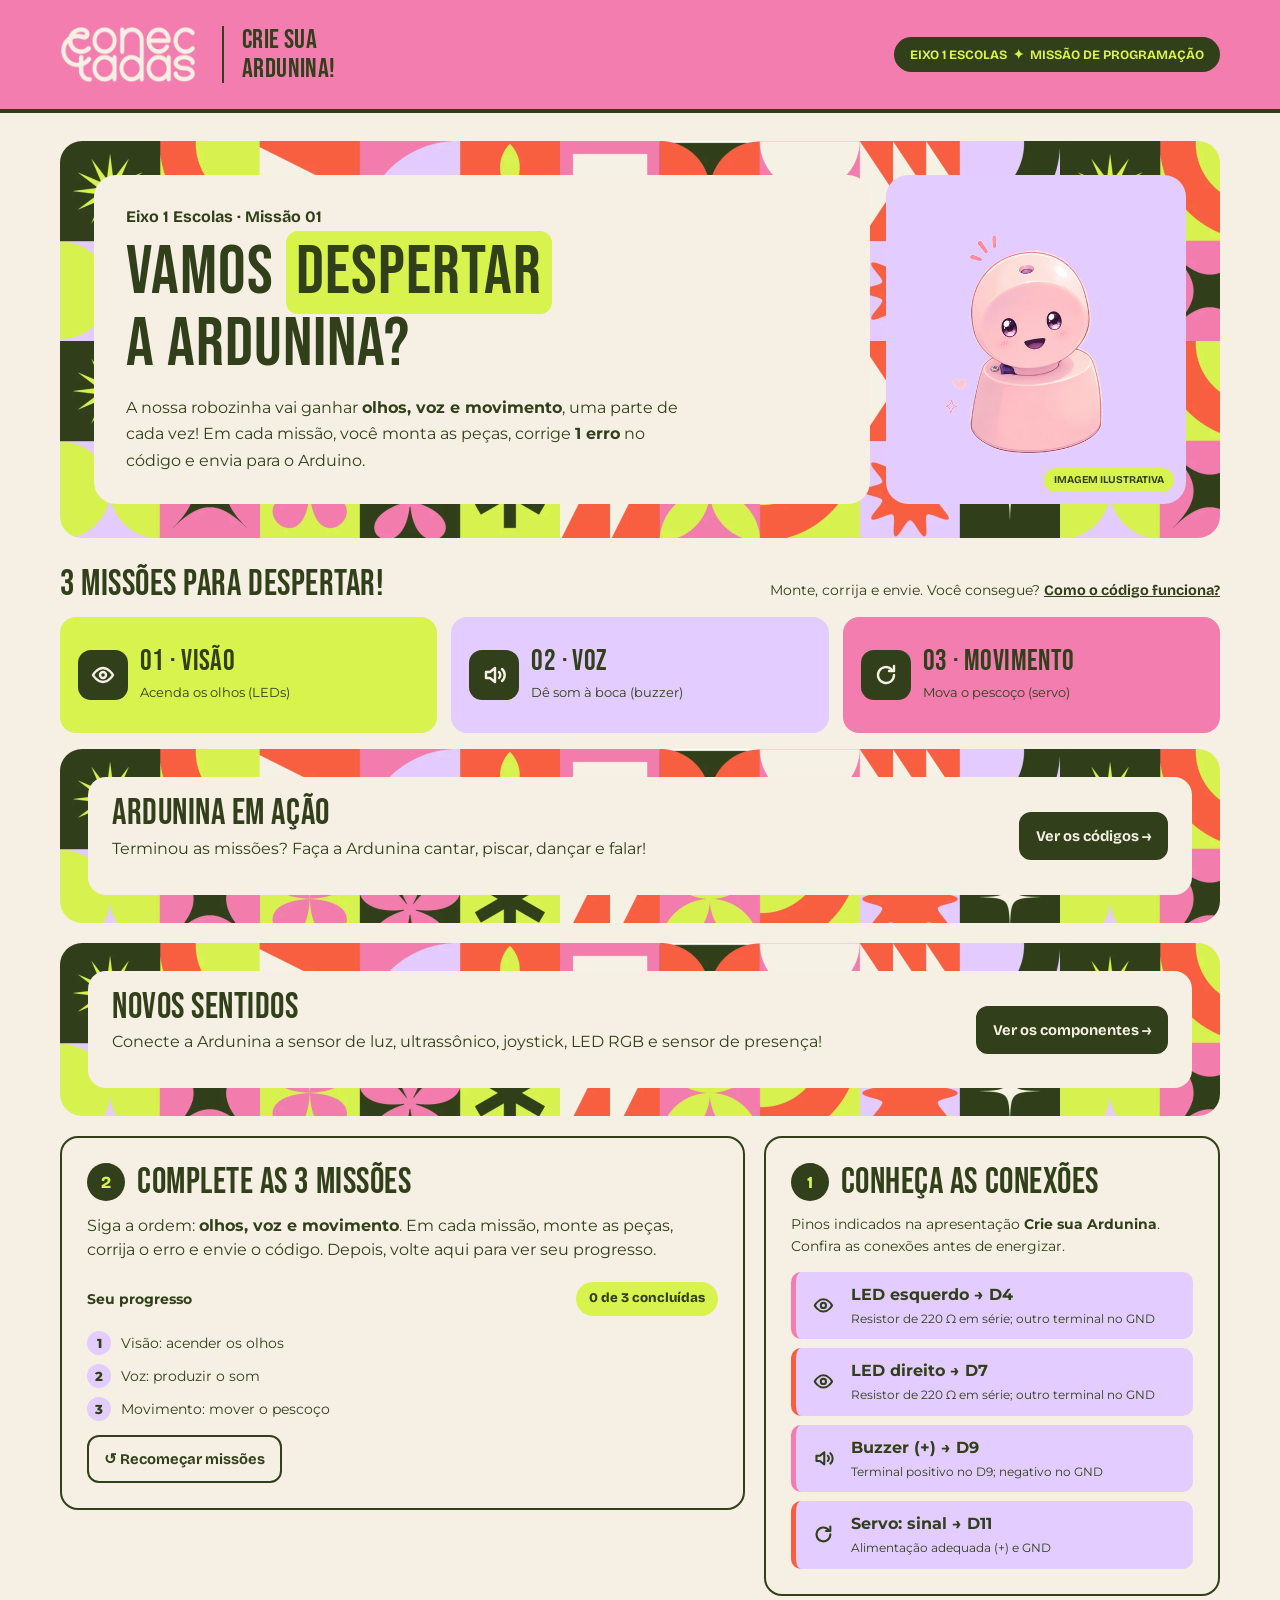
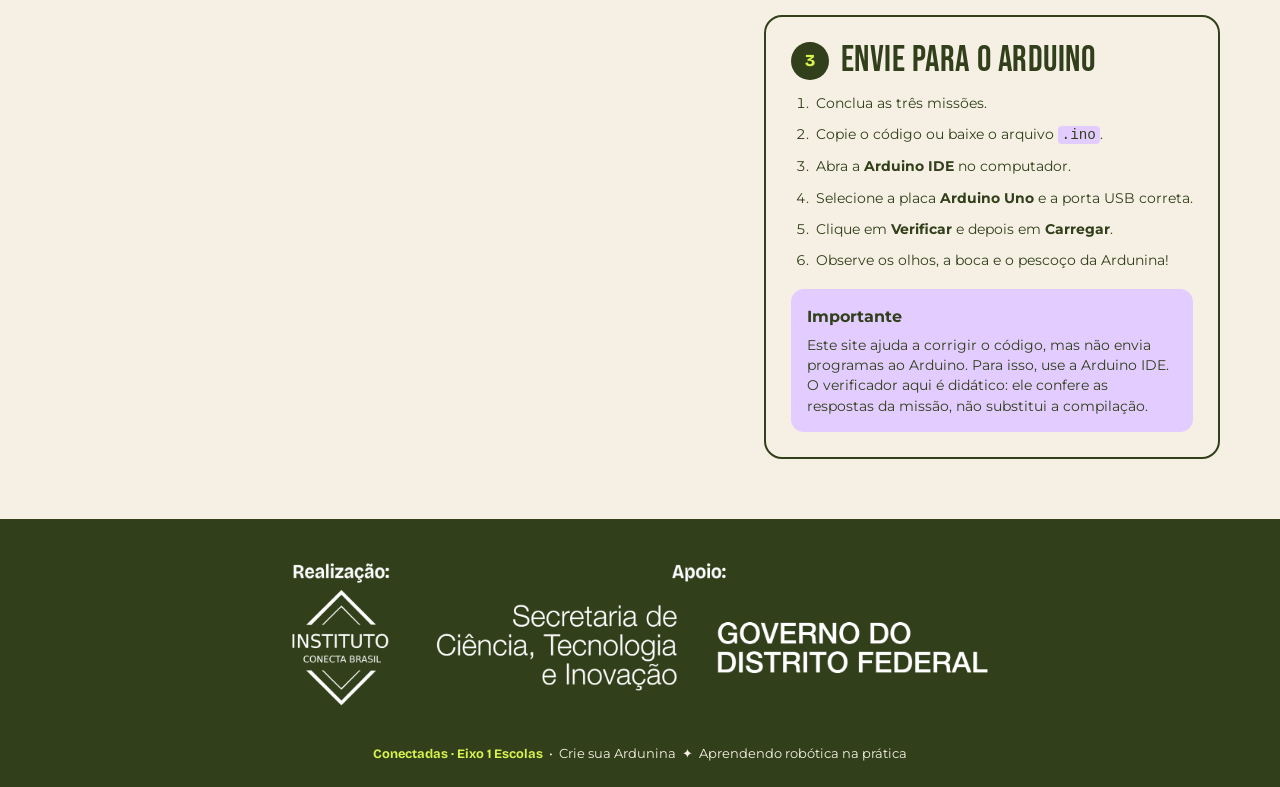
<file: index.html>
<!doctype html>
<html lang="pt-BR">
  <head>
    <meta charset="utf-8" />
    <meta name="viewport" content="width=device-width, initial-scale=1" />
    <meta name="theme-color" content="#f27dae" />
    <meta
      name="description"
      content="Uma missão de programação para despertar a Ardunina com Arduino Uno."
    />
    <title>Crie sua Ardunina! | Missão de Programação · Conectadas</title>
    <link rel="icon" type="image/png" href="img/favicon.png" />
    <link rel="preconnect" href="https://fonts.googleapis.com" />
    <link rel="preconnect" href="https://fonts.gstatic.com" crossorigin />
    <link
      rel="stylesheet"
      href="https://fonts.googleapis.com/css2?family=Bebas+Neue&family=Bricolage+Grotesque:wght@400..800&family=Montserrat:ital,wght@0,400..800;1,400..800&display=swap"
    />
    <link rel="stylesheet" href="css/style.css" />
  </head>
  <body>
    <header>
      <div class="shell topbar">
        <div class="brand">
          <img
            src="img/logo-creme.webp"
            alt="Conectadas"
          /><span class="brand-label">CRIE SUA<br />ARDUNINA!</span>
        </div>
        <div class="edition">
          EIXO 1 ESCOLAS &nbsp;✦&nbsp; MISSÃO DE PROGRAMAÇÃO
        </div>
      </div>
    </header>
    <main class="shell">
      <section class="hero" aria-label="Apresentação da missão">
        <div class="hero-copy">
          <div class="hero-eyebrow">Eixo 1 Escolas · Missão 01</div>
          <h1>VAMOS <span>DESPERTAR</span> A ARDUNINA?</h1>
          <p>
            A nossa robozinha vai ganhar <strong>olhos, voz e movimento</strong>,
            uma parte de cada vez! Em cada missão, você monta as peças, corrige
            <strong>1 erro</strong> no código e envia para o Arduino.
          </p>
        </div>
        <div class="robot-panel">
          <div
            class="robot"
            id="robot"
            role="img"
            aria-label="Ilustração da Ardunina rosa, com olhos, boca e servo motor"
          >
            <img
              class="robot-picture"
              src="img/ardunina.png"
              alt=""
            />
          </div>
          <span class="demo-label">IMAGEM ILUSTRATIVA</span>
        </div>
      </section>
      <div class="path-intro">
        <h2>3 MISSÕES PARA DESPERTAR!</h2>
        <p>
          Monte, corrija e envie. Você consegue?
          <a class="back-link" href="como-funciona.html"
            >Como o código funciona?</a
          >
        </p>
      </div>
      <section class="mission-path" aria-label="Etapas da missão">
        <a class="path-card" href="visao.html">
          <span class="path-icon" aria-hidden="true"><svg class="icone" viewBox="0 0 24 24" aria-hidden="true"><path d="M2 12s4-7 10-7 10 7 10 7-4 7-10 7-10-7-10-7z" /><circle cx="12" cy="12" r="3" /></svg></span>
          <div>
            <div class="path-title">01 · Visão</div>
            <div class="path-text">Acenda os olhos (LEDs)</div>
          </div>
        </a>
        <a class="path-card" href="voz.html">
          <span class="path-icon" aria-hidden="true"><svg class="icone" viewBox="0 0 24 24" aria-hidden="true"><path d="M4 9v6h4l5 4V5L8 9H4z" /><path d="M17 9a4 4 0 0 1 0 6" /><path d="M20 6a8 8 0 0 1 0 12" /></svg></span>
          <div>
            <div class="path-title">02 · Voz</div>
            <div class="path-text">Dê som à boca (buzzer)</div>
          </div>
        </a>
        <a class="path-card" href="movimento.html">
          <span class="path-icon" aria-hidden="true"><svg class="icone" viewBox="0 0 24 24" aria-hidden="true"><path d="M20 12a8 8 0 1 1-2.4-5.7" /><path d="M20 3v5h-5" /></svg></span>
          <div>
            <div class="path-title">03 · Movimento</div>
            <div class="path-text">Mova o pescoço (servo)</div>
          </div>
        </a>
      </section>
      <div class="banner-padrao">
        <div class="caixa-texto chamada">
          <div>
            <h2>Ardunina em ação</h2>
            <p>Terminou as missões? Faça a Ardunina cantar, piscar, dançar e falar!</p>
          </div>
          <a class="btn primary" href="extras.html">Ver os códigos →</a>
        </div>
      </div>
      <div class="banner-padrao">
        <div class="caixa-texto chamada">
          <div>
            <h2>Novos sentidos</h2>
            <p>Conecte a Ardunina a sensor de luz, ultrassônico, joystick, LED RGB e sensor de presença!</p>
          </div>
          <a class="btn primary" href="componentes.html">Ver os componentes →</a>
        </div>
      </div>
      <div class="grid">
        <section class="card" aria-label="Progresso das missões">
          <div class="step">
            <span class="number">2</span>
            <h2>Complete as 3 missões</h2>
          </div>
          <p class="muted">
            Siga a ordem: <strong>olhos, voz e movimento</strong>. Em cada
            missão, monte as peças, corrija o erro e envie o código. Depois, volte
            aqui para ver seu progresso.
          </p>
          <div class="editor-toolbar">
            <strong style="font-size: 0.9rem">Seu progresso</strong
            ><span class="pill" id="score" aria-live="polite"
              >0 de 3 concluídas</span
            >
          </div>
          <div class="checklist" aria-label="Progresso das missões">
            <div class="check" id="check1">
              <span class="check-icon">1</span> Visão: acender os olhos
            </div>
            <div class="check" id="check2">
              <span class="check-icon">2</span> Voz: produzir o som
            </div>
            <div class="check" id="check3">
              <span class="check-icon">3</span> Movimento: mover o pescoço
            </div>
          </div>
          <div id="finish" class="finish" aria-live="polite">
            <h3>Missões concluídas! A Ardunina despertou!</h3>
            <p>
              Agora baixe o código completo, que junta olhos, voz e movimento,
              para testar na robô de verdade.
            </p>
            <div class="actions">
              <button type="button" id="copy" class="btn primary">
                Copiar código completo
              </button>
              <button type="button" id="download" class="btn secondary">
                ↓ Baixar código .ino
              </button>
            </div>
            <p id="copyStatus" role="status" style="margin: 11px 0 0"></p>
          </div>
          <div class="actions">
            <button type="button" class="btn ghost" id="reset">
              ↺ Recomeçar missões
            </button>
          </div>
        </section>
        <aside class="stack">
          <section class="card">
            <div class="step">
              <span class="number">1</span>
              <h2>Conheça as conexões</h2>
            </div>
            <p class="muted small">
              Pinos indicados na apresentação
              <strong>Crie sua Ardunina</strong>. Confira as conexões antes de
              energizar.
            </p>
            <div class="wire-list">
              <div class="wire">
                <span class="wire-emoji"><svg class="icone" viewBox="0 0 24 24" aria-hidden="true"><path d="M2 12s4-7 10-7 10 7 10 7-4 7-10 7-10-7-10-7z" /><circle cx="12" cy="12" r="3" /></svg></span>
                <div>
                  <strong>LED esquerdo → D4</strong
                  ><small
                    >Resistor de 220 Ω em série; outro terminal no GND</small
                  >
                </div>
              </div>
              <div class="wire">
                <span class="wire-emoji"><svg class="icone" viewBox="0 0 24 24" aria-hidden="true"><path d="M2 12s4-7 10-7 10 7 10 7-4 7-10 7-10-7-10-7z" /><circle cx="12" cy="12" r="3" /></svg></span>
                <div>
                  <strong>LED direito → D7</strong
                  ><small
                    >Resistor de 220 Ω em série; outro terminal no GND</small
                  >
                </div>
              </div>
              <div class="wire">
                <span class="wire-emoji"><svg class="icone" viewBox="0 0 24 24" aria-hidden="true"><path d="M4 9v6h4l5 4V5L8 9H4z" /><path d="M17 9a4 4 0 0 1 0 6" /><path d="M20 6a8 8 0 0 1 0 12" /></svg></span>
                <div>
                  <strong>Buzzer (+) → D9</strong
                  ><small>Terminal positivo no D9; negativo no GND</small>
                </div>
              </div>
              <div class="wire">
                <span class="wire-emoji"><svg class="icone" viewBox="0 0 24 24" aria-hidden="true"><path d="M20 12a8 8 0 1 1-2.4-5.7" /><path d="M20 3v5h-5" /></svg></span>
                <div>
                  <strong>Servo: sinal → D11</strong
                  ><small>Alimentação adequada (+) e GND</small>
                </div>
              </div>
            </div>
          </section>
          <section class="card">
            <div class="step">
              <span class="number">3</span>
              <h2>Envie para o Arduino</h2>
            </div>
            <ol class="howto">
              <li>Conclua as três missões.</li>
              <li>Copie o código ou baixe o arquivo <code>.ino</code>.</li>
              <li>Abra a <strong>Arduino IDE</strong> no computador.</li>
              <li>
                Selecione a placa <strong>Arduino Uno</strong> e a porta USB
                correta.
              </li>
              <li>
                Clique em <strong>Verificar</strong> e depois em
                <strong>Carregar</strong>.
              </li>
              <li>Observe os olhos, a boca e o pescoço da Ardunina!</li>
            </ol>
            <div class="side-callout" style="margin-top: 17px">
              <strong>Importante</strong>
              <p>
                Este site ajuda a corrigir o código, mas não envia programas ao
                Arduino. Para isso, use a Arduino IDE. O verificador aqui é
                didático: ele confere as respostas da missão, não substitui a
                compilação.
              </p>
            </div>
          </section>
        </aside>
      </div>
    </main>
    <footer>
      <img
        class="regua"
        src="img/regua-logos-branca.webp"
        alt="Realização: Instituto Conecta Brasil. Apoio: Secretaria de Ciência, Tecnologia e Inovação e Governo do Distrito Federal."
      />
      <span class="foot-accent">Conectadas · Eixo 1 Escolas</span> &nbsp;•&nbsp;
      Crie sua Ardunina &nbsp;✦&nbsp; Aprendendo robótica na prática
    </footer>
    <script src="js/missoes.js"></script>
    <script src="js/app.js"></script>
  </body>
</html>
</file>
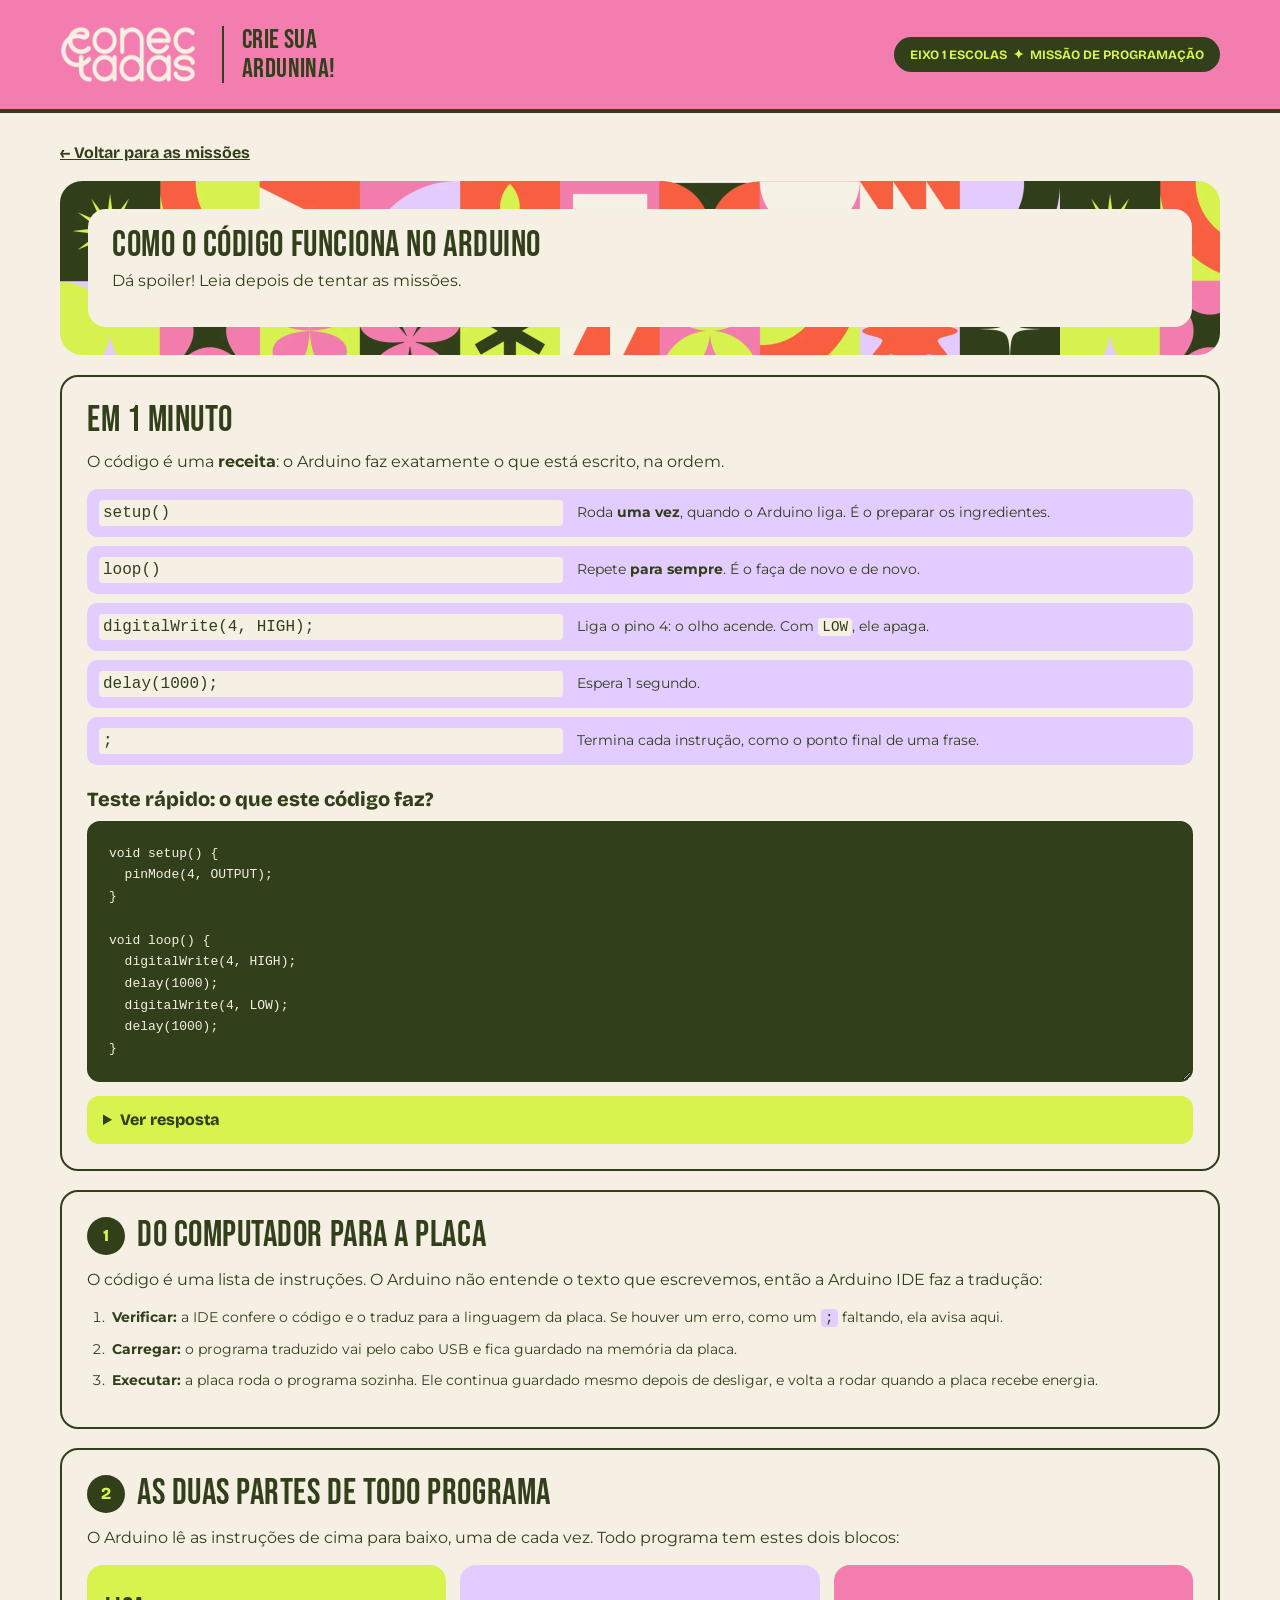
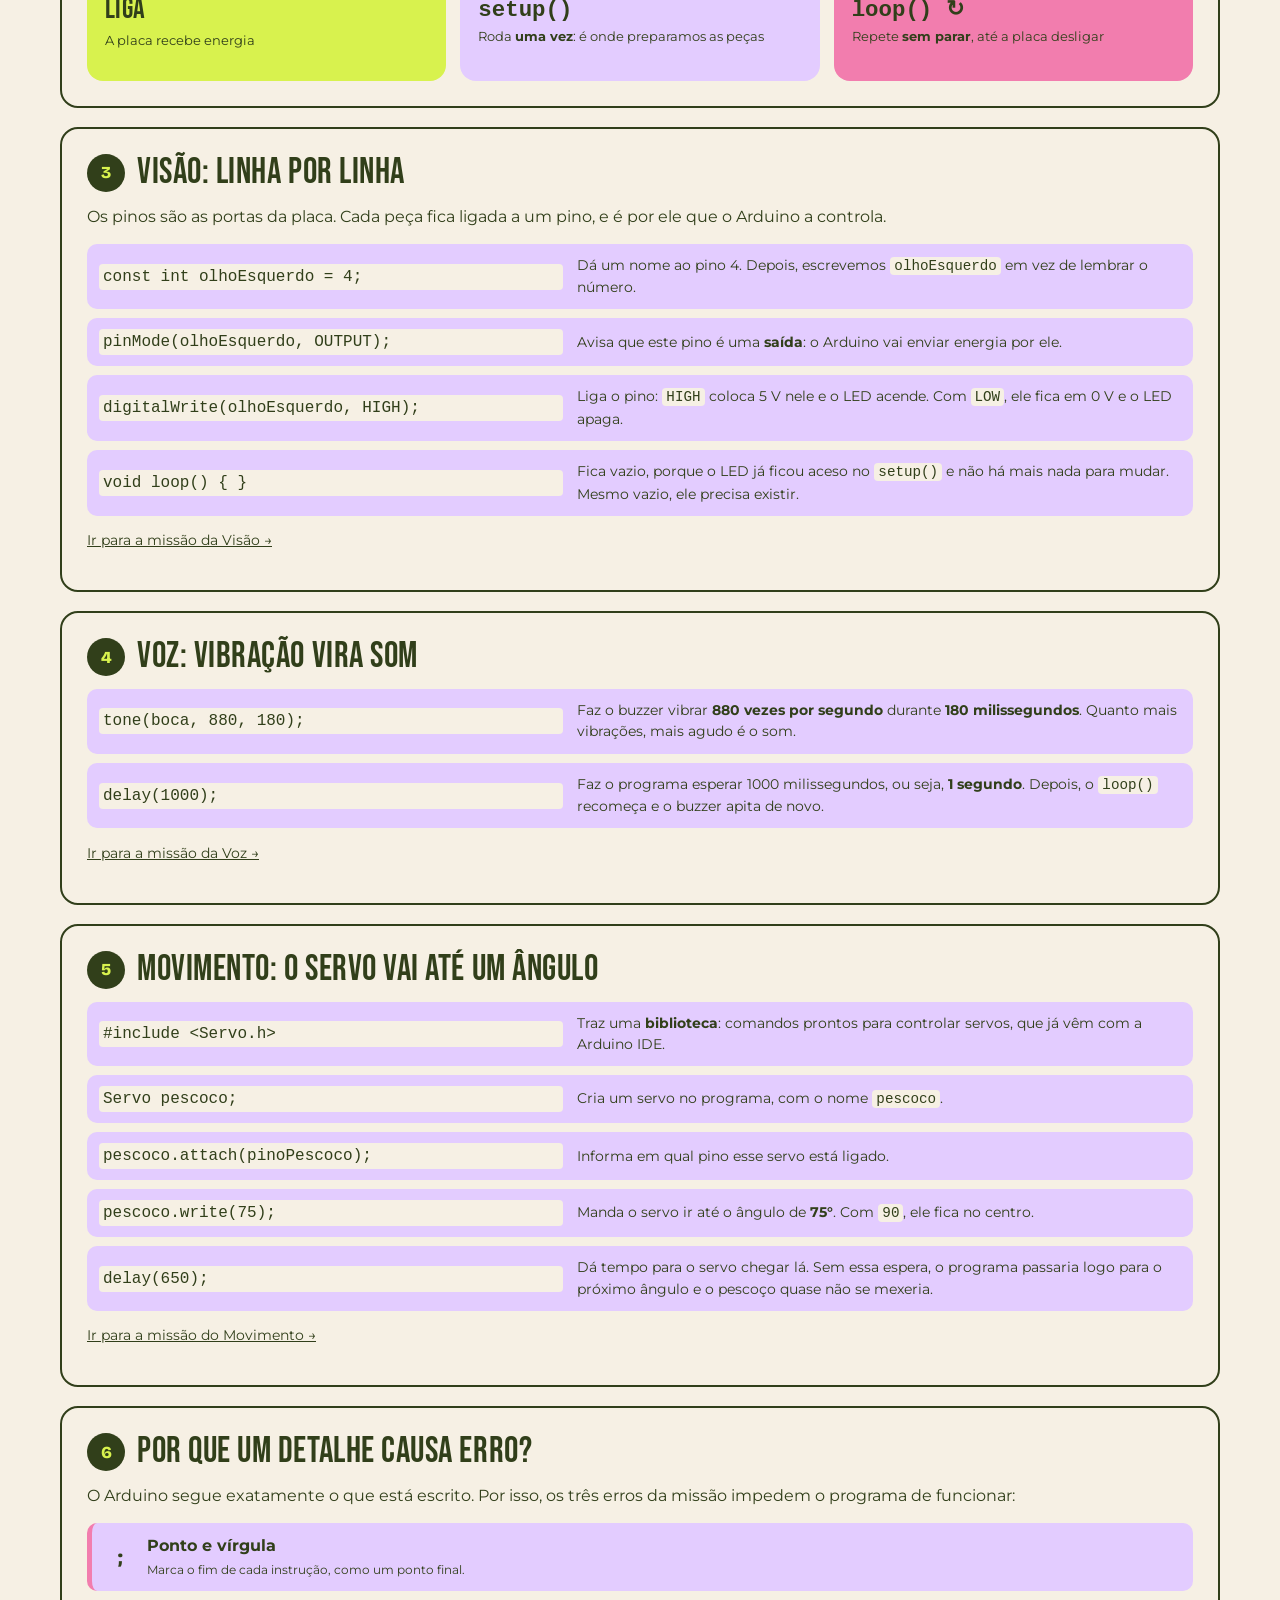
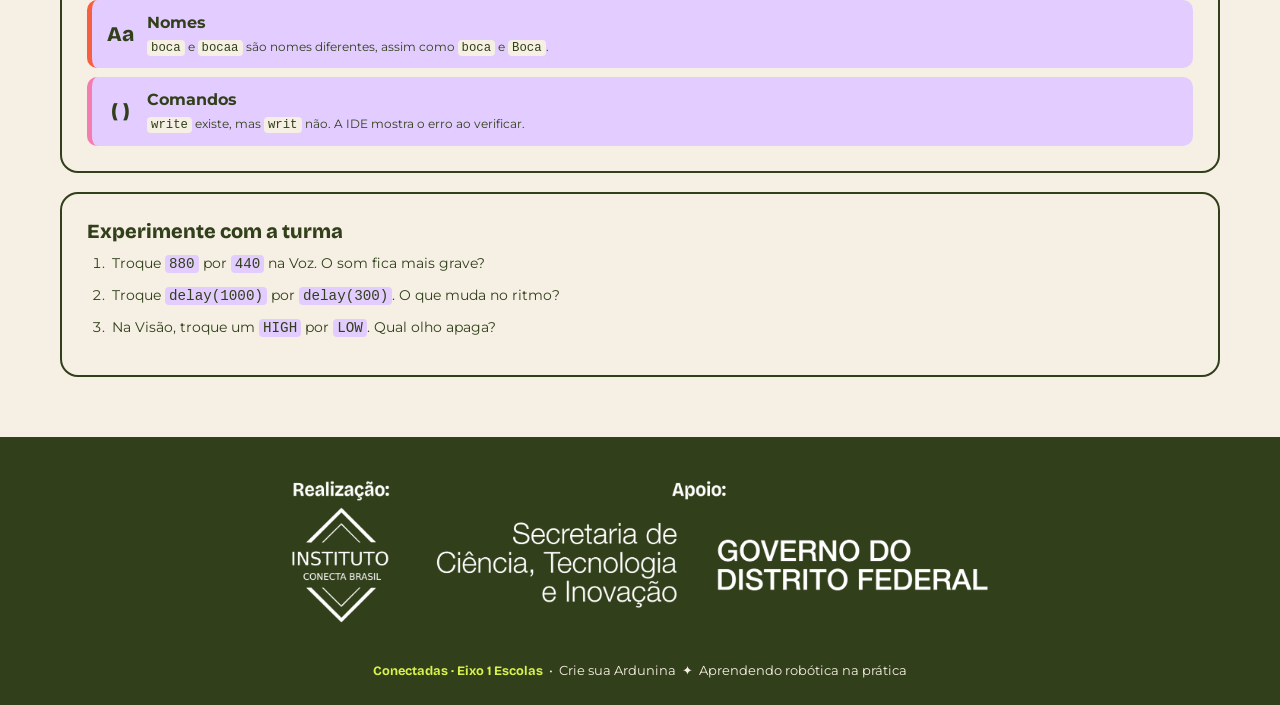
<file: como-funciona.html>
<!doctype html>
<html lang="pt-BR">
  <head>
    <meta charset="utf-8" />
    <meta name="viewport" content="width=device-width, initial-scale=1" />
    <meta name="theme-color" content="#f27dae" />
    <meta
      name="description"
      content="Entenda como o Arduino Uno lê e executa o código da Ardunina."
    />
    <title>Como o código funciona | Crie sua Ardunina · Conectadas</title>
    <link rel="icon" type="image/png" href="img/favicon.png" />
    <link rel="preconnect" href="https://fonts.googleapis.com" />
    <link rel="preconnect" href="https://fonts.gstatic.com" crossorigin />
    <link
      rel="stylesheet"
      href="https://fonts.googleapis.com/css2?family=Bebas+Neue&family=Bricolage+Grotesque:wght@400..800&family=Montserrat:ital,wght@0,400..800;1,400..800&display=swap"
    />
    <link rel="stylesheet" href="css/style.css" />
  </head>
  <body>
    <header>
      <div class="shell topbar">
        <div class="brand">
          <img src="img/logo-creme.webp" alt="Conectadas" /><span class="brand-label"
            >CRIE SUA<br />ARDUNINA!</span
          >
        </div>
        <div class="edition">
          EIXO 1 ESCOLAS &nbsp;✦&nbsp; MISSÃO DE PROGRAMAÇÃO
        </div>
      </div>
    </header>
    <main class="shell">
      <a class="back-link" href="index.html">← Voltar para as missões</a>
      <div class="banner-padrao">
        <div class="caixa-texto">
          <h2>Como o código funciona no Arduino</h2>
          <p>Dá spoiler! Leia depois de tentar as missões.</p>
        </div>
      </div>

      <div class="stack">
        <section class="card resumo" aria-label="Resumo em 1 minuto">
          <h2>Em 1 minuto</h2>
          <p class="muted">
            O código é uma <strong>receita</strong>: o Arduino faz exatamente o
            que está escrito, na ordem.
          </p>
          <div class="linhas">
            <div class="linha">
              <code>setup()</code>
              <p>Roda <strong>uma vez</strong>, quando o Arduino liga. É o preparar os ingredientes.</p>
            </div>
            <div class="linha">
              <code>loop()</code>
              <p>Repete <strong>para sempre</strong>. É o faça de novo e de novo.</p>
            </div>
            <div class="linha">
              <code>digitalWrite(4, HIGH);</code>
              <p>Liga o pino 4: o olho acende. Com <code>LOW</code>, ele apaga.</p>
            </div>
            <div class="linha">
              <code>delay(1000);</code>
              <p>Espera 1 segundo.</p>
            </div>
            <div class="linha">
              <code>;</code>
              <p>Termina cada instrução, como o ponto final de uma frase.</p>
            </div>
          </div>
          <h3>Teste rápido: o que este código faz?</h3>
          <pre class="code code-curto" tabindex="0" aria-label="Código do teste rápido">
void setup() {
  pinMode(4, OUTPUT);
}

void loop() {
  digitalWrite(4, HIGH);
  delay(1000);
  digitalWrite(4, LOW);
  delay(1000);
}</pre
          >
          <details class="resposta">
            <summary>Ver resposta</summary>
            <p>
              O olho do pino 4 <strong>pisca a cada 1 segundo, para sempre</strong>:
              acende, espera, apaga, espera, e o <code>loop()</code> recomeça.
            </p>
          </details>
        </section>

        <section class="card">
          <div class="step">
            <span class="number">1</span>
            <h2>Do computador para a placa</h2>
          </div>
          <p class="muted">
            O código é uma lista de instruções. O Arduino não entende o texto
            que escrevemos, então a Arduino IDE faz a tradução:
          </p>
          <ol class="howto">
            <li>
              <strong>Verificar:</strong> a IDE confere o código e o traduz para
              a linguagem da placa. Se houver um erro, como um
              <code>;</code> faltando, ela avisa aqui.
            </li>
            <li>
              <strong>Carregar:</strong> o programa traduzido vai pelo cabo USB
              e fica guardado na memória da placa.
            </li>
            <li>
              <strong>Executar:</strong> a placa roda o programa sozinha. Ele
              continua guardado mesmo depois de desligar, e volta a rodar quando
              a placa recebe energia.
            </li>
          </ol>
        </section>

        <section class="card">
          <div class="step">
            <span class="number">2</span>
            <h2>As duas partes de todo programa</h2>
          </div>
          <p class="muted">
            O Arduino lê as instruções de cima para baixo, uma de cada vez. Todo
            programa tem estes dois blocos:
          </p>
          <div class="mission-path">
            <div class="path-card">
              <div>
                <div class="path-title">Liga</div>
                <div class="path-text">A placa recebe energia</div>
              </div>
            </div>
            <div class="path-card">
              <div>
                <div class="path-title codigo">setup()</div>
                <div class="path-text">
                  Roda <strong>uma vez</strong>: é onde preparamos as peças
                </div>
              </div>
            </div>
            <div class="path-card">
              <div>
                <div class="path-title codigo">loop() ↻</div>
                <div class="path-text">
                  Repete <strong>sem parar</strong>, até a placa desligar
                </div>
              </div>
            </div>
          </div>
        </section>

        <section class="card">
          <div class="step">
            <span class="number">3</span>
            <h2>Visão: linha por linha</h2>
          </div>
          <p class="muted">
            Os pinos são as portas da placa. Cada peça fica ligada a um pino, e
            é por ele que o Arduino a controla.
          </p>
          <div class="linhas">
            <div class="linha">
              <code>const int olhoEsquerdo = 4;</code>
              <p>
                Dá um nome ao pino 4. Depois, escrevemos
                <code>olhoEsquerdo</code> em vez de lembrar o número.
              </p>
            </div>
            <div class="linha">
              <code>pinMode(olhoEsquerdo, OUTPUT);</code>
              <p>
                Avisa que este pino é uma <strong>saída</strong>: o Arduino vai
                enviar energia por ele.
              </p>
            </div>
            <div class="linha">
              <code>digitalWrite(olhoEsquerdo, HIGH);</code>
              <p>
                Liga o pino: <code>HIGH</code> coloca 5 V nele e o LED acende.
                Com <code>LOW</code>, ele fica em 0 V e o LED apaga.
              </p>
            </div>
            <div class="linha">
              <code>void loop() { }</code>
              <p>
                Fica vazio, porque o LED já ficou aceso no
                <code>setup()</code> e não há mais nada para mudar. Mesmo vazio,
                ele precisa existir.
              </p>
            </div>
          </div>
          <p class="small"><a href="visao.html">Ir para a missão da Visão →</a></p>
        </section>

        <section class="card">
          <div class="step">
            <span class="number">4</span>
            <h2>Voz: vibração vira som</h2>
          </div>
          <div class="linhas">
            <div class="linha">
              <code>tone(boca, 880, 180);</code>
              <p>
                Faz o buzzer vibrar <strong>880 vezes por segundo</strong>
                durante <strong>180 milissegundos</strong>. Quanto mais
                vibrações, mais agudo é o som.
              </p>
            </div>
            <div class="linha">
              <code>delay(1000);</code>
              <p>
                Faz o programa esperar 1000 milissegundos, ou seja,
                <strong>1 segundo</strong>. Depois, o <code>loop()</code>
                recomeça e o buzzer apita de novo.
              </p>
            </div>
          </div>
          <p class="small"><a href="voz.html">Ir para a missão da Voz →</a></p>
        </section>

        <section class="card">
          <div class="step">
            <span class="number">5</span>
            <h2>Movimento: o servo vai até um ângulo</h2>
          </div>
          <div class="linhas">
            <div class="linha">
              <code>#include &lt;Servo.h&gt;</code>
              <p>
                Traz uma <strong>biblioteca</strong>: comandos prontos para
                controlar servos, que já vêm com a Arduino IDE.
              </p>
            </div>
            <div class="linha">
              <code>Servo pescoco;</code>
              <p>Cria um servo no programa, com o nome <code>pescoco</code>.</p>
            </div>
            <div class="linha">
              <code>pescoco.attach(pinoPescoco);</code>
              <p>Informa em qual pino esse servo está ligado.</p>
            </div>
            <div class="linha">
              <code>pescoco.write(75);</code>
              <p>
                Manda o servo ir até o ângulo de <strong>75°</strong>. Com
                <code>90</code>, ele fica no centro.
              </p>
            </div>
            <div class="linha">
              <code>delay(650);</code>
              <p>
                Dá tempo para o servo chegar lá. Sem essa espera, o programa
                passaria logo para o próximo ângulo e o pescoço quase não se
                mexeria.
              </p>
            </div>
          </div>
          <p class="small">
            <a href="movimento.html">Ir para a missão do Movimento →</a>
          </p>
        </section>

        <section class="card">
          <div class="step">
            <span class="number">6</span>
            <h2>Por que um detalhe causa erro?</h2>
          </div>
          <p class="muted">
            O Arduino segue exatamente o que está escrito. Por isso, os três
            erros da missão impedem o programa de funcionar:
          </p>
          <div class="wire-list">
            <div class="wire">
              <span class="wire-emoji">;</span>
              <div>
                <strong>Ponto e vírgula</strong
                ><small>Marca o fim de cada instrução, como um ponto final.</small>
              </div>
            </div>
            <div class="wire">
              <span class="wire-emoji">Aa</span>
              <div>
                <strong>Nomes</strong
                ><small
                  ><code>boca</code> e <code>bocaa</code> são nomes diferentes,
                  assim como <code>boca</code> e <code>Boca</code>.</small
                >
              </div>
            </div>
            <div class="wire">
              <span class="wire-emoji">( )</span>
              <div>
                <strong>Comandos</strong
                ><small
                  ><code>write</code> existe, mas <code>writ</code> não. A IDE
                  mostra o erro ao verificar.</small
                >
              </div>
            </div>
          </div>
        </section>

        <section class="card">
          <h3>Experimente com a turma</h3>
          <ol class="howto">
            <li>
              Troque <code>880</code> por <code>440</code> na Voz. O som fica
              mais grave?
            </li>
            <li>
              Troque <code>delay(1000)</code> por <code>delay(300)</code>. O que
              muda no ritmo?
            </li>
            <li>
              Na Visão, troque um <code>HIGH</code> por <code>LOW</code>. Qual
              olho apaga?
            </li>
          </ol>
        </section>
      </div>
    </main>
    <footer>
      <img
        class="regua"
        src="img/regua-logos-branca.webp"
        alt="Realização: Instituto Conecta Brasil. Apoio: Secretaria de Ciência, Tecnologia e Inovação e Governo do Distrito Federal."
      />
      <span class="foot-accent">Conectadas · Eixo 1 Escolas</span> &nbsp;•&nbsp;
      Crie sua Ardunina &nbsp;✦&nbsp; Aprendendo robótica na prática
    </footer>
  </body>
</html>
</file>
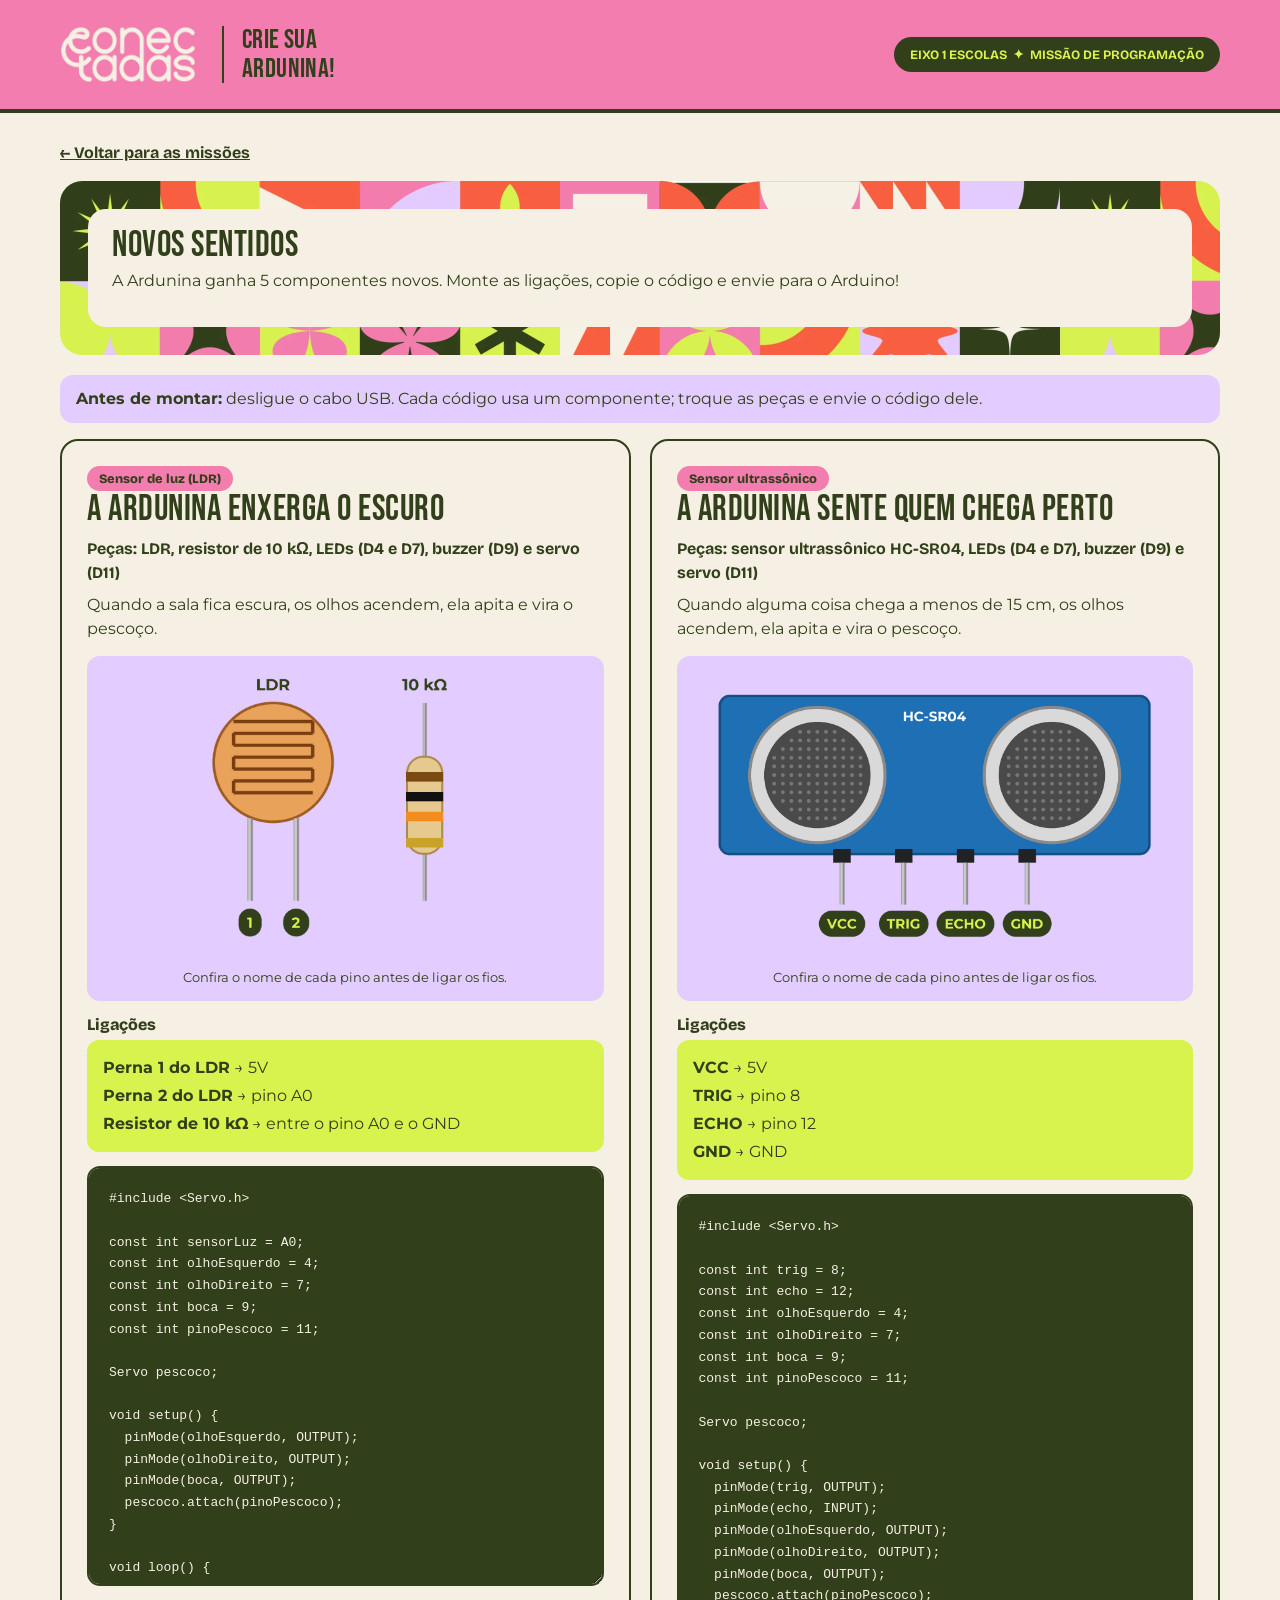
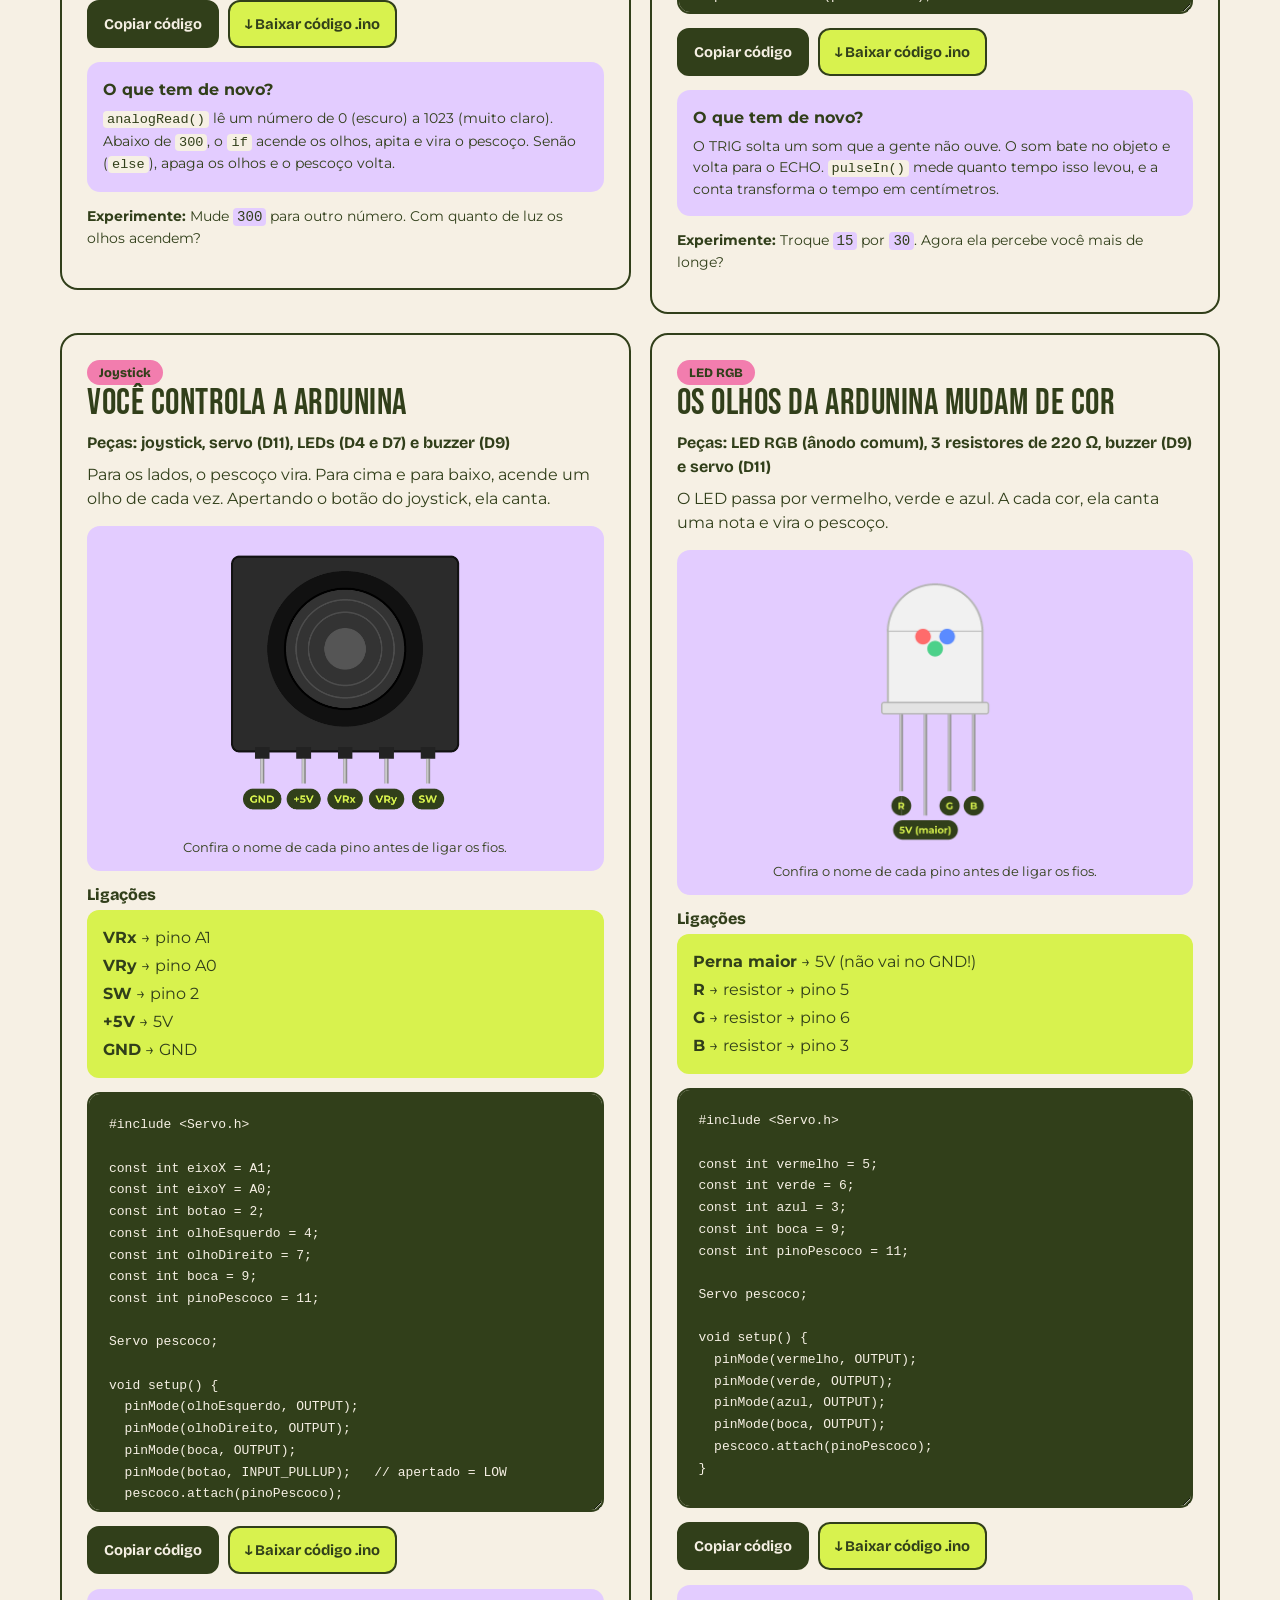
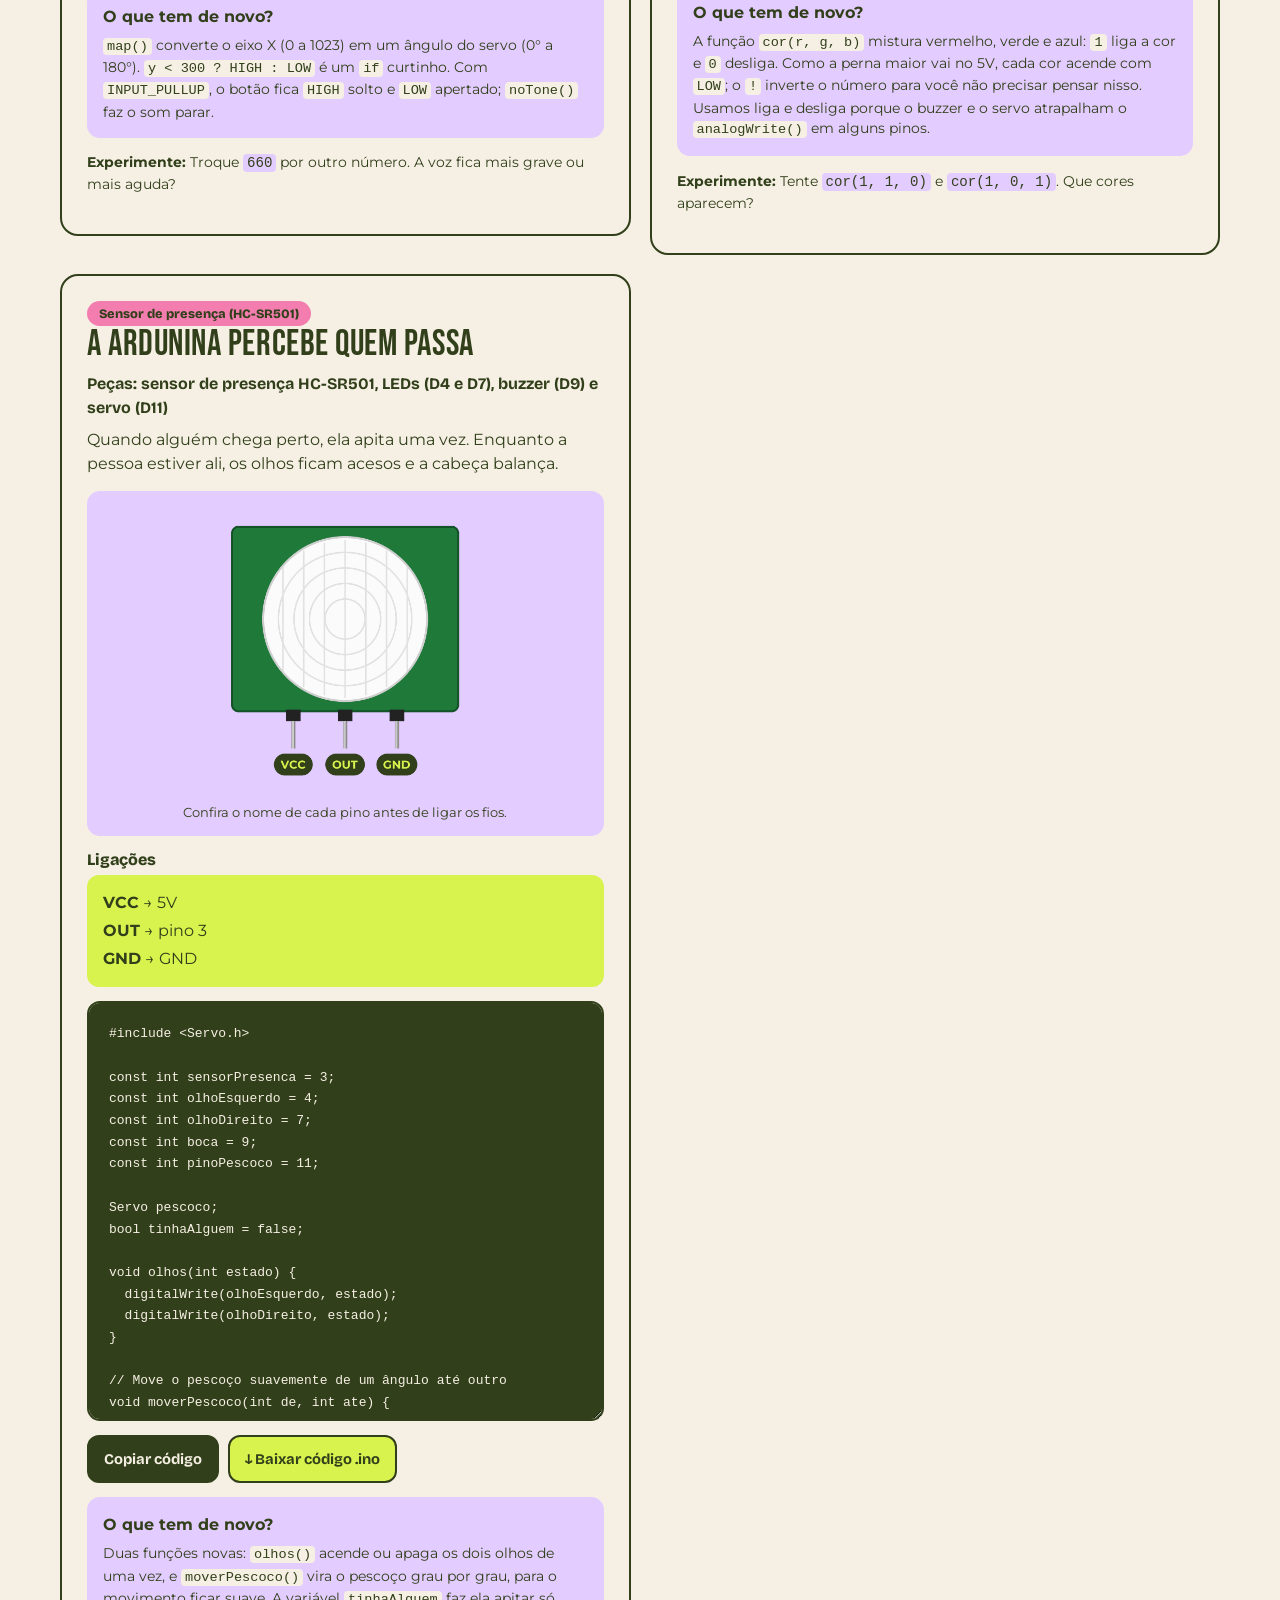
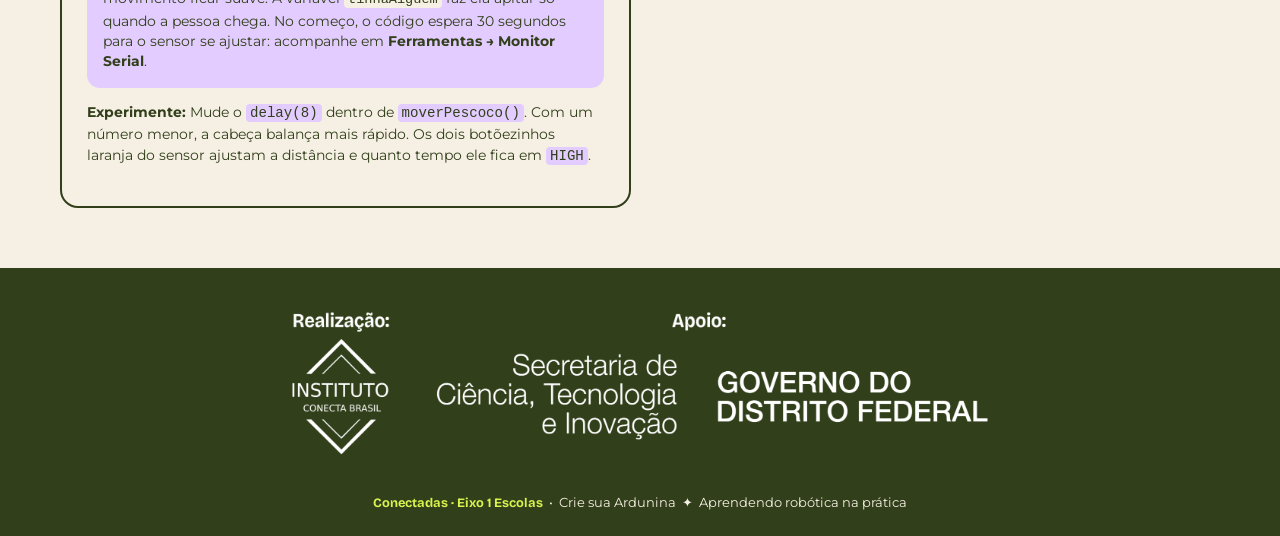
<file: componentes.html>
<!doctype html>
<html lang="pt-BR">
  <head>
    <meta charset="utf-8" />
    <meta name="viewport" content="width=device-width, initial-scale=1" />
    <meta name="theme-color" content="#f27dae" />
    <meta
      name="description"
      content="A Ardunina com sensor de luz, ultrassônico, joystick, LED RGB e sensor de presença."
    />
    <title>Novos sentidos | Crie sua Ardunina · Conectadas</title>
    <link rel="icon" type="image/png" href="img/favicon.png" />
    <link rel="preconnect" href="https://fonts.googleapis.com" />
    <link rel="preconnect" href="https://fonts.gstatic.com" crossorigin />
    <link
      rel="stylesheet"
      href="https://fonts.googleapis.com/css2?family=Bebas+Neue&family=Bricolage+Grotesque:wght@400..800&family=Montserrat:ital,wght@0,400..800;1,400..800&display=swap"
    />
    <link rel="stylesheet" href="css/style.css" />
  </head>
  <body>
    <header>
      <div class="shell topbar">
        <div class="brand">
          <img src="img/logo-creme.webp" alt="Conectadas" /><span class="brand-label"
            >CRIE SUA<br />ARDUNINA!</span
          >
        </div>
        <div class="edition">
          EIXO 1 ESCOLAS &nbsp;✦&nbsp; MISSÃO DE PROGRAMAÇÃO
        </div>
      </div>
    </header>
    <main class="shell">
      <a class="back-link" href="index.html">← Voltar para as missões</a>
      <div class="banner-padrao">
        <div class="caixa-texto">
          <h2>Novos sentidos</h2>
          <p>A Ardunina ganha 5 componentes novos. Monte as ligações, copie o código e envie para o Arduino!</p>
        </div>
      </div>
      <p class="aviso-componentes"><strong>Antes de montar:</strong> desligue o cabo USB. Cada código usa um componente; troque as peças e envie o código dele.</p>
      <div class="extras">
        <section class="card" data-arquivo="ArduninaLuz.ino">
          <p class="etiqueta-componente">Sensor de luz (LDR)</p>
          <h2>A Ardunina enxerga o escuro</h2>
          <p class="pecas">Peças: LDR, resistor de 10 kΩ, LEDs (D4 e D7), buzzer (D9) e servo (D11)</p>
          <p class="muted">Quando a sala fica escura, os olhos acendem, ela apita e vira o pescoço.</p>
          <figure class="foto-componente">
            <img src="img/componentes/ldr.png" alt="Desenho do LDR, com as pernas 1 e 2, e do resistor de 10 kΩ" width="560" height="440" loading="lazy" />
            <figcaption>Confira o nome de cada pino antes de ligar os fios.</figcaption>
          </figure>
          <h3 class="ligacoes-titulo">Ligações</h3>
          <ul class="ligacoes">
            <li><strong>Perna 1 do LDR</strong> → 5V</li>
            <li><strong>Perna 2 do LDR</strong> → pino A0</li>
            <li><strong>Resistor de 10 kΩ</strong> → entre o pino A0 e o GND</li>
          </ul>
          <pre class="code" tabindex="0" aria-label="Código: A Ardunina enxerga o escuro">#include &lt;Servo.h&gt;

const int sensorLuz = A0;
const int olhoEsquerdo = 4;
const int olhoDireito = 7;
const int boca = 9;
const int pinoPescoco = 11;

Servo pescoco;

void setup() {
  pinMode(olhoEsquerdo, OUTPUT);
  pinMode(olhoDireito, OUTPUT);
  pinMode(boca, OUTPUT);
  pescoco.attach(pinoPescoco);
}

void loop() {
  int luz = analogRead(sensorLuz);
  if (luz &lt; 300) {
    digitalWrite(olhoEsquerdo, HIGH);
    digitalWrite(olhoDireito, HIGH);
    tone(boca, 523, 100);
    pescoco.write(110);
  } else {
    digitalWrite(olhoEsquerdo, LOW);
    digitalWrite(olhoDireito, LOW);
    pescoco.write(70);
  }
  delay(500);
}</pre>
          <div class="actions">
            <button type="button" class="btn primary copiar">Copiar código</button>
            <button type="button" class="btn secondary baixar">↓ Baixar código .ino</button>
          </div>
          <p class="small" role="status"></p>
          <div class="side-callout">
            <strong>O que tem de novo?</strong>
            <p><code>analogRead()</code> lê um número de 0 (escuro) a 1023 (muito claro). Abaixo de <code>300</code>, o <code>if</code> acende os olhos, apita e vira o pescoço. Senão (<code>else</code>), apaga os olhos e o pescoço volta.</p>
          </div>
          <p class="small"><strong>Experimente:</strong> Mude <code>300</code> para outro número. Com quanto de luz os olhos acendem?</p>
        </section>
        <section class="card" data-arquivo="ArduninaUltrassonico.ino">
          <p class="etiqueta-componente">Sensor ultrassônico</p>
          <h2>A Ardunina sente quem chega perto</h2>
          <p class="pecas">Peças: sensor ultrassônico HC-SR04, LEDs (D4 e D7), buzzer (D9) e servo (D11)</p>
          <p class="muted">Quando alguma coisa chega a menos de 15 cm, os olhos acendem, ela apita e vira o pescoço.</p>
          <figure class="foto-componente">
            <img src="img/componentes/ultrassonico.png" alt="Desenho do sensor ultrassônico com os pinos VCC, TRIG, ECHO e GND" width="760" height="470" loading="lazy" />
            <figcaption>Confira o nome de cada pino antes de ligar os fios.</figcaption>
          </figure>
          <h3 class="ligacoes-titulo">Ligações</h3>
          <ul class="ligacoes">
            <li><strong>VCC</strong> → 5V</li>
            <li><strong>TRIG</strong> → pino 8</li>
            <li><strong>ECHO</strong> → pino 12</li>
            <li><strong>GND</strong> → GND</li>
          </ul>
          <pre class="code" tabindex="0" aria-label="Código: A Ardunina sente quem chega perto">#include &lt;Servo.h&gt;

const int trig = 8;
const int echo = 12;
const int olhoEsquerdo = 4;
const int olhoDireito = 7;
const int boca = 9;
const int pinoPescoco = 11;

Servo pescoco;

void setup() {
  pinMode(trig, OUTPUT);
  pinMode(echo, INPUT);
  pinMode(olhoEsquerdo, OUTPUT);
  pinMode(olhoDireito, OUTPUT);
  pinMode(boca, OUTPUT);
  pescoco.attach(pinoPescoco);
}

void loop() {
  digitalWrite(trig, HIGH);
  delayMicroseconds(10);
  digitalWrite(trig, LOW);
  long tempo = pulseIn(echo, HIGH);
  int distancia = tempo * 0.034 / 2;
  if (distancia &lt; 15) {
    digitalWrite(olhoEsquerdo, HIGH);
    digitalWrite(olhoDireito, HIGH);
    tone(boca, 880, 100);
    pescoco.write(130);
  } else {
    digitalWrite(olhoEsquerdo, LOW);
    digitalWrite(olhoDireito, LOW);
    pescoco.write(90);
  }
  delay(200);
}</pre>
          <div class="actions">
            <button type="button" class="btn primary copiar">Copiar código</button>
            <button type="button" class="btn secondary baixar">↓ Baixar código .ino</button>
          </div>
          <p class="small" role="status"></p>
          <div class="side-callout">
            <strong>O que tem de novo?</strong>
            <p>O TRIG solta um som que a gente não ouve. O som bate no objeto e volta para o ECHO. <code>pulseIn()</code> mede quanto tempo isso levou, e a conta transforma o tempo em centímetros.</p>
          </div>
          <p class="small"><strong>Experimente:</strong> Troque <code>15</code> por <code>30</code>. Agora ela percebe você mais de longe?</p>
        </section>
        <section class="card" data-arquivo="ArduninaJoystick.ino">
          <p class="etiqueta-componente">Joystick</p>
          <h2>Você controla a Ardunina</h2>
          <p class="pecas">Peças: joystick, servo (D11), LEDs (D4 e D7) e buzzer (D9)</p>
          <p class="muted">Para os lados, o pescoço vira. Para cima e para baixo, acende um olho de cada vez. Apertando o botão do joystick, ela canta.</p>
          <figure class="foto-componente">
            <img src="img/componentes/joystick.png" alt="Desenho do joystick com os pinos GND, +5V, VRx, VRy e SW" width="560" height="560" loading="lazy" />
            <figcaption>Confira o nome de cada pino antes de ligar os fios.</figcaption>
          </figure>
          <h3 class="ligacoes-titulo">Ligações</h3>
          <ul class="ligacoes">
            <li><strong>VRx</strong> → pino A1</li>
            <li><strong>VRy</strong> → pino A0</li>
            <li><strong>SW</strong> → pino 2</li>
            <li><strong>+5V</strong> → 5V</li>
            <li><strong>GND</strong> → GND</li>
          </ul>
          <pre class="code" tabindex="0" aria-label="Código: Você controla a Ardunina">#include &lt;Servo.h&gt;

const int eixoX = A1;
const int eixoY = A0;
const int botao = 2;
const int olhoEsquerdo = 4;
const int olhoDireito = 7;
const int boca = 9;
const int pinoPescoco = 11;

Servo pescoco;

void setup() {
  pinMode(olhoEsquerdo, OUTPUT);
  pinMode(olhoDireito, OUTPUT);
  pinMode(boca, OUTPUT);
  pinMode(botao, INPUT_PULLUP);   // apertado = LOW
  pescoco.attach(pinoPescoco);
}

void loop() {
  // Pescoço no eixo X
  int x = analogRead(eixoX);
  pescoco.write(map(x, 0, 1023, 0, 180));

  // Olhos no eixo Y (centro fica perto de 512)
  int y = analogRead(eixoY);
  digitalWrite(olhoEsquerdo, y &lt; 300 ? HIGH : LOW);
  digitalWrite(olhoDireito,  y &gt; 700 ? HIGH : LOW);

  // Buzzer no botão do joystick
  if (digitalRead(botao) == LOW) {
    tone(boca, 660);
  } else {
    noTone(boca);
  }

  delay(15);
}</pre>
          <div class="actions">
            <button type="button" class="btn primary copiar">Copiar código</button>
            <button type="button" class="btn secondary baixar">↓ Baixar código .ino</button>
          </div>
          <p class="small" role="status"></p>
          <div class="side-callout">
            <strong>O que tem de novo?</strong>
            <p><code>map()</code> converte o eixo X (0 a 1023) em um ângulo do servo (0° a 180°). <code>y &lt; 300 ? HIGH : LOW</code> é um <code>if</code> curtinho. Com <code>INPUT_PULLUP</code>, o botão fica <code>HIGH</code> solto e <code>LOW</code> apertado; <code>noTone()</code> faz o som parar.</p>
          </div>
          <p class="small"><strong>Experimente:</strong> Troque <code>660</code> por outro número. A voz fica mais grave ou mais aguda?</p>
        </section>
        <section class="card" data-arquivo="ArduninaLedRGB.ino">
          <p class="etiqueta-componente">LED RGB</p>
          <h2>Os olhos da Ardunina mudam de cor</h2>
          <p class="pecas">Peças: LED RGB (ânodo comum), 3 resistores de 220 Ω, buzzer (D9) e servo (D11)</p>
          <p class="muted">O LED passa por vermelho, verde e azul. A cada cor, ela canta uma nota e vira o pescoço.</p>
          <figure class="foto-componente">
            <img src="img/componentes/led-rgb.png" alt="Desenho do LED RGB com as pernas R, 5V (a mais comprida), G e B" width="460" height="600" loading="lazy" />
            <figcaption>Confira o nome de cada pino antes de ligar os fios.</figcaption>
          </figure>
          <h3 class="ligacoes-titulo">Ligações</h3>
          <ul class="ligacoes">
            <li><strong>Perna maior</strong> → 5V (não vai no GND!)</li>
            <li><strong>R</strong> → resistor → pino 5</li>
            <li><strong>G</strong> → resistor → pino 6</li>
            <li><strong>B</strong> → resistor → pino 3</li>
          </ul>
          <pre class="code" tabindex="0" aria-label="Código: Os olhos da Ardunina mudam de cor">#include &lt;Servo.h&gt;

const int vermelho = 5;
const int verde = 6;
const int azul = 3;
const int boca = 9;
const int pinoPescoco = 11;

Servo pescoco;

void setup() {
  pinMode(vermelho, OUTPUT);
  pinMode(verde, OUTPUT);
  pinMode(azul, OUTPUT);
  pinMode(boca, OUTPUT);
  pescoco.attach(pinoPescoco);
}

// LED de ânodo comum: a perna maior vai no 5V
// e cada cor acende com LOW. O ! inverte: 1 vira LOW.
void cor(int r, int g, int b) {
  digitalWrite(vermelho, !r);
  digitalWrite(verde, !g);
  digitalWrite(azul, !b);
}

void loop() {
  cor(1, 0, 0);
  tone(boca, 523, 200);
  pescoco.write(60);
  delay(1000);
  cor(0, 1, 0);
  tone(boca, 659, 200);
  pescoco.write(90);
  delay(1000);
  cor(0, 0, 1);
  tone(boca, 784, 200);
  pescoco.write(120);
  delay(1000);
}</pre>
          <div class="actions">
            <button type="button" class="btn primary copiar">Copiar código</button>
            <button type="button" class="btn secondary baixar">↓ Baixar código .ino</button>
          </div>
          <p class="small" role="status"></p>
          <div class="side-callout">
            <strong>O que tem de novo?</strong>
            <p>A função <code>cor(r, g, b)</code> mistura vermelho, verde e azul: <code>1</code> liga a cor e <code>0</code> desliga. Como a perna maior vai no 5V, cada cor acende com <code>LOW</code>; o <code>!</code> inverte o número para você não precisar pensar nisso. Usamos liga e desliga porque o buzzer e o servo atrapalham o <code>analogWrite()</code> em alguns pinos.</p>
          </div>
          <p class="small"><strong>Experimente:</strong> Tente <code>cor(1, 1, 0)</code> e <code>cor(1, 0, 1)</code>. Que cores aparecem?</p>
        </section>
        <section class="card" data-arquivo="ArduninaPresenca.ino">
          <p class="etiqueta-componente">Sensor de presença (HC-SR501)</p>
          <h2>A Ardunina percebe quem passa</h2>
          <p class="pecas">Peças: sensor de presença HC-SR501, LEDs (D4 e D7), buzzer (D9) e servo (D11)</p>
          <p class="muted">Quando alguém chega perto, ela apita uma vez. Enquanto a pessoa estiver ali, os olhos ficam acesos e a cabeça balança.</p>
          <figure class="foto-componente">
            <img src="img/componentes/presenca.png" alt="Desenho do sensor de presença com os pinos VCC, OUT e GND" width="560" height="560" loading="lazy" />
            <figcaption>Confira o nome de cada pino antes de ligar os fios.</figcaption>
          </figure>
          <h3 class="ligacoes-titulo">Ligações</h3>
          <ul class="ligacoes">
            <li><strong>VCC</strong> → 5V</li>
            <li><strong>OUT</strong> → pino 3</li>
            <li><strong>GND</strong> → GND</li>
          </ul>
          <pre class="code" tabindex="0" aria-label="Código: A Ardunina percebe quem passa">#include &lt;Servo.h&gt;

const int sensorPresenca = 3;
const int olhoEsquerdo = 4;
const int olhoDireito = 7;
const int boca = 9;
const int pinoPescoco = 11;

Servo pescoco;
bool tinhaAlguem = false;

void olhos(int estado) {
  digitalWrite(olhoEsquerdo, estado);
  digitalWrite(olhoDireito, estado);
}

// Move o pescoço suavemente de um ângulo até outro
void moverPescoco(int de, int ate) {
  int passo = (ate &gt; de) ? 1 : -1;
  for (int a = de; a != ate; a += passo) {
    pescoco.write(a);
    delay(8);            // menor = mais rápido
  }
  pescoco.write(ate);
}

void setup() {
  Serial.begin(9600);
  pinMode(sensorPresenca, INPUT);
  pinMode(olhoEsquerdo, OUTPUT);
  pinMode(olhoDireito, OUTPUT);
  pinMode(boca, OUTPUT);
  pescoco.attach(pinoPescoco);
  pescoco.write(90);

  Serial.println("Calibrando o sensor... aguarde 30 segundos");
  delay(30000);
  Serial.println("Pronto!");
}

void loop() {
  bool temAlguem = digitalRead(sensorPresenca) == HIGH;

  if (temAlguem) {
    Serial.println("Sensor: TEM GENTE");

    if (!tinhaAlguem) {
      tone(boca, 1047, 150);   // apita só quando a pessoa chega
    }
    olhos(HIGH);

    // Balança a cabeça enquanto tiver alguém
    moverPescoco(90, 130);
    moverPescoco(130, 50);
    moverPescoco(50, 90);
  } else {
    Serial.println("Sensor: ninguem");
    olhos(LOW);
    pescoco.write(90);
    delay(200);
  }

  tinhaAlguem = temAlguem;
}</pre>
          <div class="actions">
            <button type="button" class="btn primary copiar">Copiar código</button>
            <button type="button" class="btn secondary baixar">↓ Baixar código .ino</button>
          </div>
          <p class="small" role="status"></p>
          <div class="side-callout">
            <strong>O que tem de novo?</strong>
            <p>Duas funções novas: <code>olhos()</code> acende ou apaga os dois olhos de uma vez, e <code>moverPescoco()</code> vira o pescoço grau por grau, para o movimento ficar suave. A variável <code>tinhaAlguem</code> faz ela apitar só quando a pessoa chega. No começo, o código espera 30 segundos para o sensor se ajustar: acompanhe em <strong>Ferramentas → Monitor Serial</strong>.</p>
          </div>
          <p class="small"><strong>Experimente:</strong> Mude o <code>delay(8)</code> dentro de <code>moverPescoco()</code>. Com um número menor, a cabeça balança mais rápido. Os dois botõezinhos laranja do sensor ajustam a distância e quanto tempo ele fica em <code>HIGH</code>.</p>
        </section>
      </div>
    </main>
    <footer>
      <img
        class="regua"
        src="img/regua-logos-branca.webp"
        alt="Realização: Instituto Conecta Brasil. Apoio: Secretaria de Ciência, Tecnologia e Inovação e Governo do Distrito Federal."
      />
      <span class="foot-accent">Conectadas · Eixo 1 Escolas</span> &nbsp;•&nbsp;
      Crie sua Ardunina &nbsp;✦&nbsp; Aprendendo robótica na prática
    </footer>
    <script src="js/missoes.js"></script>
    <script src="js/extras.js"></script>
  </body>
</html>
</file>
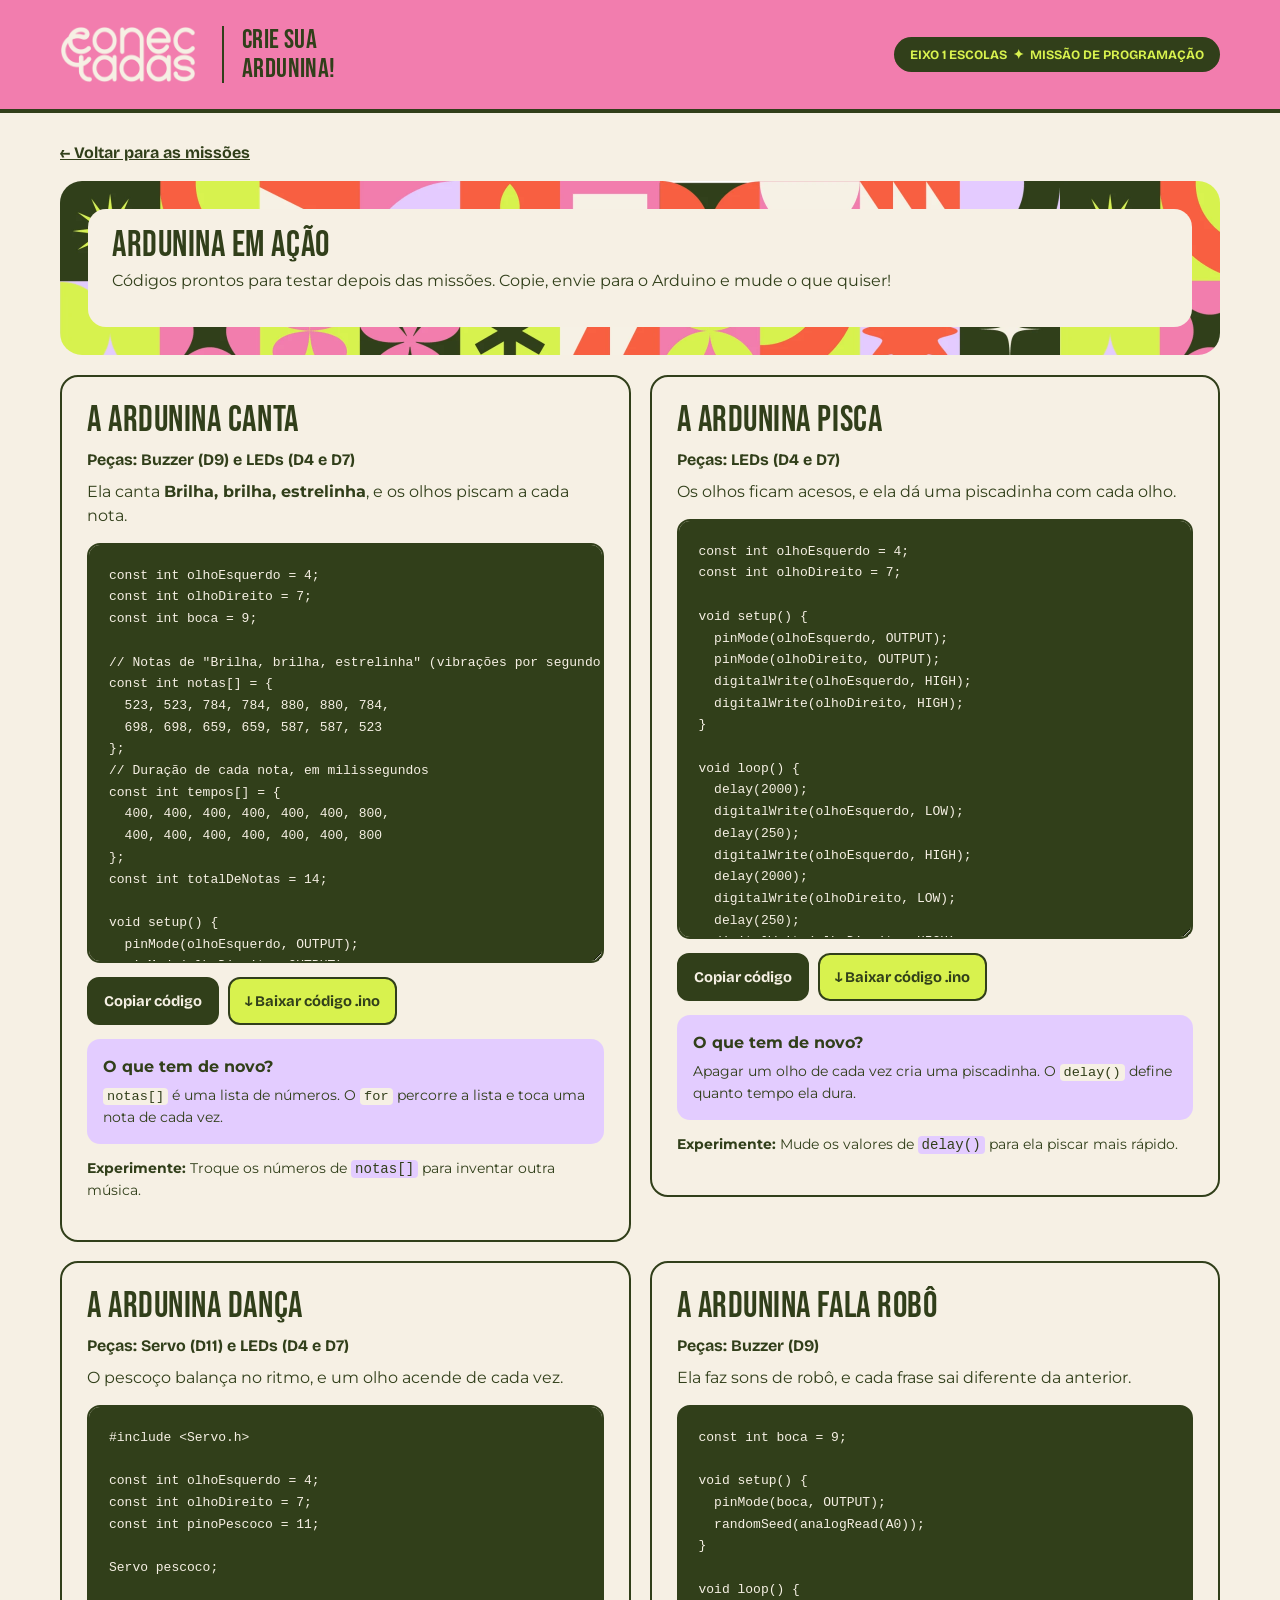
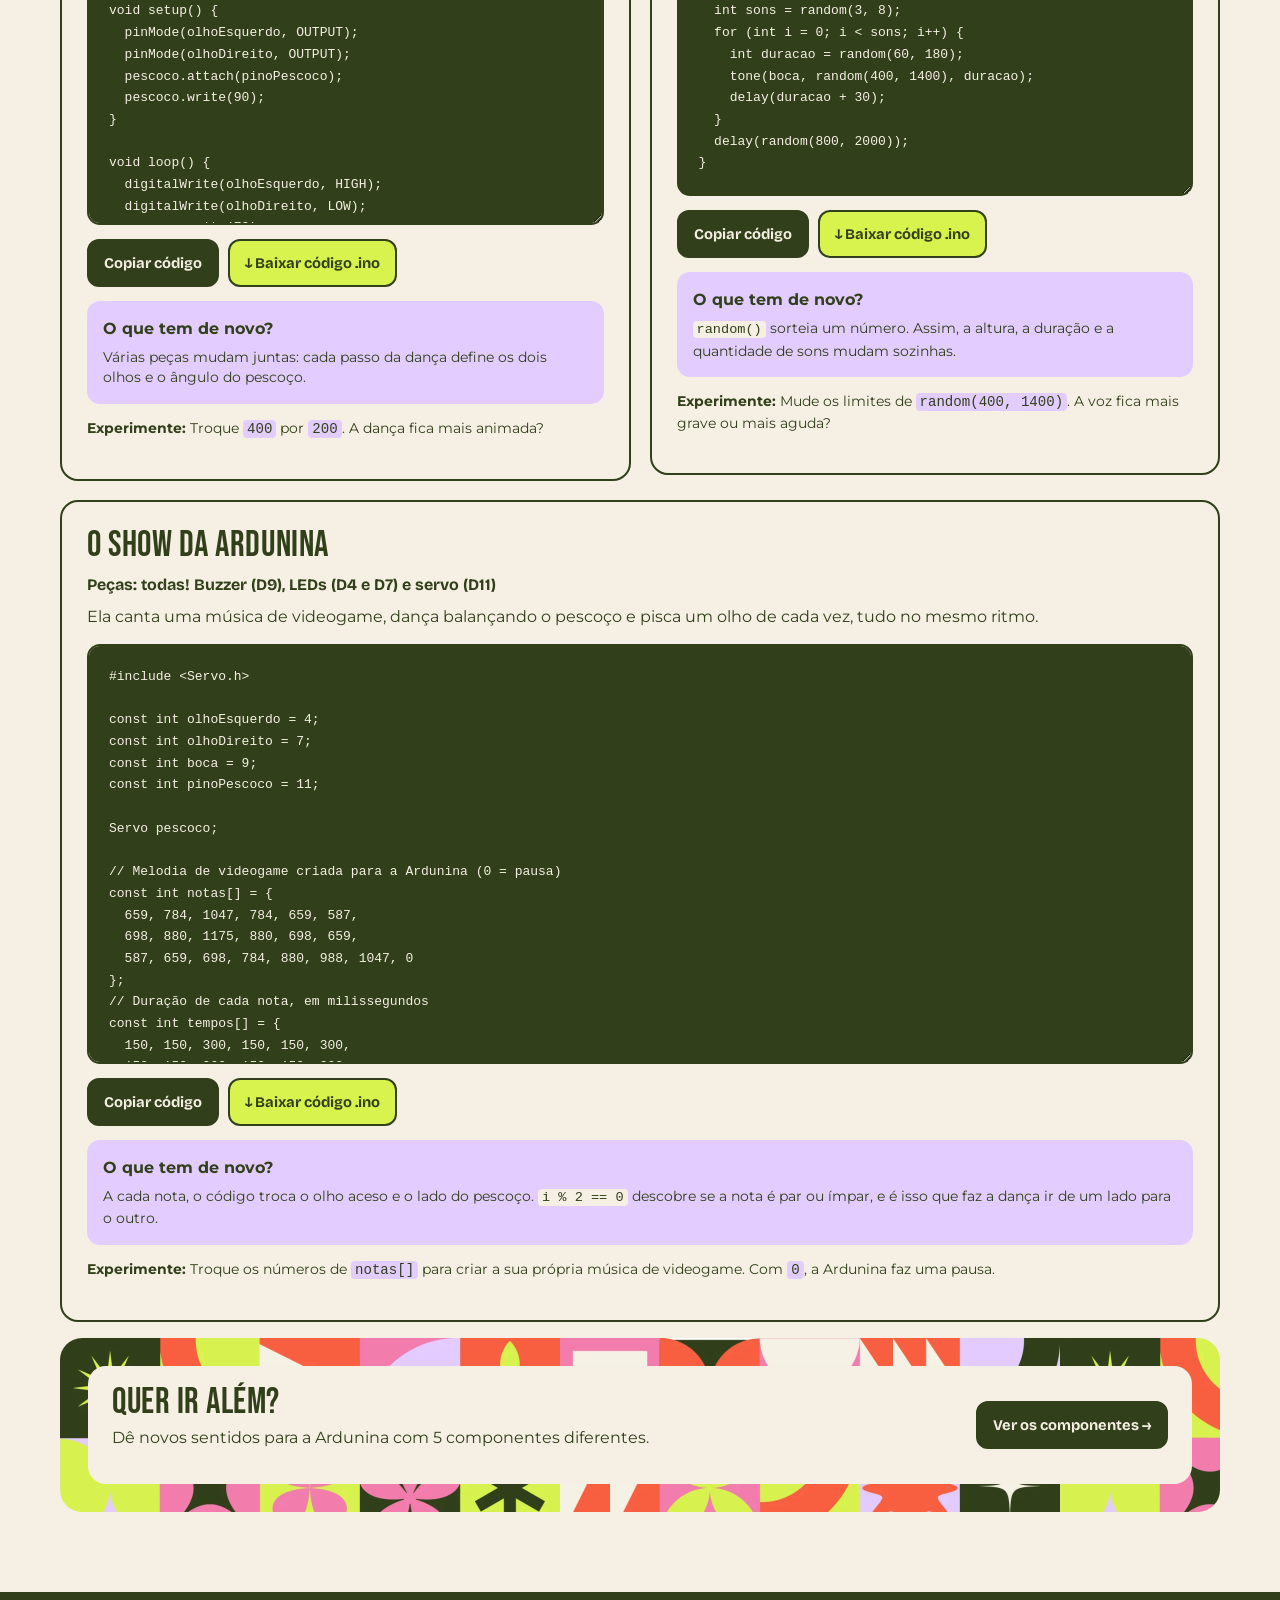
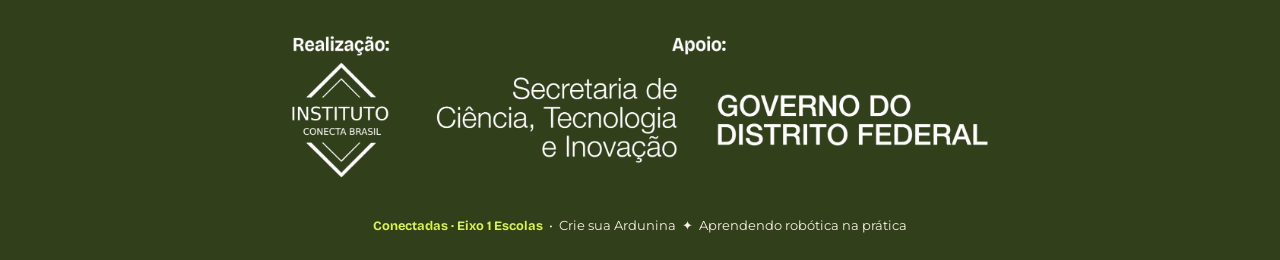
<file: extras.html>
<!doctype html>
<html lang="pt-BR">
  <head>
    <meta charset="utf-8" />
    <meta name="viewport" content="width=device-width, initial-scale=1" />
    <meta name="theme-color" content="#f27dae" />
    <meta
      name="description"
      content="Códigos diferentes para a Ardunina cantar, piscar, dançar e falar."
    />
    <title>Ardunina em ação | Crie sua Ardunina · Conectadas</title>
    <link rel="icon" type="image/png" href="img/favicon.png" />
    <link rel="preconnect" href="https://fonts.googleapis.com" />
    <link rel="preconnect" href="https://fonts.gstatic.com" crossorigin />
    <link
      rel="stylesheet"
      href="https://fonts.googleapis.com/css2?family=Bebas+Neue&family=Bricolage+Grotesque:wght@400..800&family=Montserrat:ital,wght@0,400..800;1,400..800&display=swap"
    />
    <link rel="stylesheet" href="css/style.css" />
  </head>
  <body>
    <header>
      <div class="shell topbar">
        <div class="brand">
          <img src="img/logo-creme.webp" alt="Conectadas" /><span class="brand-label"
            >CRIE SUA<br />ARDUNINA!</span
          >
        </div>
        <div class="edition">
          EIXO 1 ESCOLAS &nbsp;✦&nbsp; MISSÃO DE PROGRAMAÇÃO
        </div>
      </div>
    </header>
    <main class="shell">
      <a class="back-link" href="index.html">← Voltar para as missões</a>
      <div class="banner-padrao">
        <div class="caixa-texto">
          <h2>Ardunina em ação</h2>
          <p>Códigos prontos para testar depois das missões. Copie, envie para o Arduino e mude o que quiser!</p>
        </div>
      </div>
      <div class="extras">
        <section class="card" data-arquivo="ArduninaCanta.ino">
          <h2>A Ardunina canta</h2>
          <p class="pecas">Peças: Buzzer (D9) e LEDs (D4 e D7)</p>
          <p class="muted">Ela canta <strong>Brilha, brilha, estrelinha</strong>, e os olhos piscam a cada nota.</p>
          <pre class="code" tabindex="0" aria-label="Código: A Ardunina canta">const int olhoEsquerdo = 4;
const int olhoDireito = 7;
const int boca = 9;

// Notas de "Brilha, brilha, estrelinha" (vibrações por segundo)
const int notas[] = {
  523, 523, 784, 784, 880, 880, 784,
  698, 698, 659, 659, 587, 587, 523
};
// Duração de cada nota, em milissegundos
const int tempos[] = {
  400, 400, 400, 400, 400, 400, 800,
  400, 400, 400, 400, 400, 400, 800
};
const int totalDeNotas = 14;

void setup() {
  pinMode(olhoEsquerdo, OUTPUT);
  pinMode(olhoDireito, OUTPUT);
  pinMode(boca, OUTPUT);
}

void loop() {
  for (int i = 0; i &lt; totalDeNotas; i++) {
    digitalWrite(olhoEsquerdo, HIGH);
    digitalWrite(olhoDireito, HIGH);
    tone(boca, notas[i], tempos[i]);
    delay(tempos[i]);
    digitalWrite(olhoEsquerdo, LOW);
    digitalWrite(olhoDireito, LOW);
    delay(60);
  }
  delay(2000);
}</pre>
          <div class="actions">
            <button type="button" class="btn primary copiar">Copiar código</button>
            <button type="button" class="btn secondary baixar">↓ Baixar código .ino</button>
          </div>
          <p class="small" role="status"></p>
          <div class="side-callout">
            <strong>O que tem de novo?</strong>
            <p><code>notas[]</code> é uma lista de números. O <code>for</code> percorre a lista e toca uma nota de cada vez.</p>
          </div>
          <p class="small"><strong>Experimente:</strong> Troque os números de <code>notas[]</code> para inventar outra música.</p>
        </section>
        <section class="card" data-arquivo="ArduninaPisca.ino">
          <h2>A Ardunina pisca</h2>
          <p class="pecas">Peças: LEDs (D4 e D7)</p>
          <p class="muted">Os olhos ficam acesos, e ela dá uma piscadinha com cada olho.</p>
          <pre class="code" tabindex="0" aria-label="Código: A Ardunina pisca">const int olhoEsquerdo = 4;
const int olhoDireito = 7;

void setup() {
  pinMode(olhoEsquerdo, OUTPUT);
  pinMode(olhoDireito, OUTPUT);
  digitalWrite(olhoEsquerdo, HIGH);
  digitalWrite(olhoDireito, HIGH);
}

void loop() {
  delay(2000);
  digitalWrite(olhoEsquerdo, LOW);
  delay(250);
  digitalWrite(olhoEsquerdo, HIGH);
  delay(2000);
  digitalWrite(olhoDireito, LOW);
  delay(250);
  digitalWrite(olhoDireito, HIGH);
}</pre>
          <div class="actions">
            <button type="button" class="btn primary copiar">Copiar código</button>
            <button type="button" class="btn secondary baixar">↓ Baixar código .ino</button>
          </div>
          <p class="small" role="status"></p>
          <div class="side-callout">
            <strong>O que tem de novo?</strong>
            <p>Apagar um olho de cada vez cria uma piscadinha. O <code>delay()</code> define quanto tempo ela dura.</p>
          </div>
          <p class="small"><strong>Experimente:</strong> Mude os valores de <code>delay()</code> para ela piscar mais rápido.</p>
        </section>
        <section class="card" data-arquivo="ArduninaDanca.ino">
          <h2>A Ardunina dança</h2>
          <p class="pecas">Peças: Servo (D11) e LEDs (D4 e D7)</p>
          <p class="muted">O pescoço balança no ritmo, e um olho acende de cada vez.</p>
          <pre class="code" tabindex="0" aria-label="Código: A Ardunina dança">#include &lt;Servo.h&gt;

const int olhoEsquerdo = 4;
const int olhoDireito = 7;
const int pinoPescoco = 11;

Servo pescoco;

void setup() {
  pinMode(olhoEsquerdo, OUTPUT);
  pinMode(olhoDireito, OUTPUT);
  pescoco.attach(pinoPescoco);
  pescoco.write(90);
}

void loop() {
  digitalWrite(olhoEsquerdo, HIGH);
  digitalWrite(olhoDireito, LOW);
  pescoco.write(70);
  delay(400);
  digitalWrite(olhoEsquerdo, LOW);
  digitalWrite(olhoDireito, HIGH);
  pescoco.write(110);
  delay(400);
}</pre>
          <div class="actions">
            <button type="button" class="btn primary copiar">Copiar código</button>
            <button type="button" class="btn secondary baixar">↓ Baixar código .ino</button>
          </div>
          <p class="small" role="status"></p>
          <div class="side-callout">
            <strong>O que tem de novo?</strong>
            <p>Várias peças mudam juntas: cada passo da dança define os dois olhos e o ângulo do pescoço.</p>
          </div>
          <p class="small"><strong>Experimente:</strong> Troque <code>400</code> por <code>200</code>. A dança fica mais animada?</p>
        </section>
        <section class="card" data-arquivo="ArduninaFala.ino">
          <h2>A Ardunina fala robô</h2>
          <p class="pecas">Peças: Buzzer (D9)</p>
          <p class="muted">Ela faz sons de robô, e cada frase sai diferente da anterior.</p>
          <pre class="code" tabindex="0" aria-label="Código: A Ardunina fala robô">const int boca = 9;

void setup() {
  pinMode(boca, OUTPUT);
  randomSeed(analogRead(A0));
}

void loop() {
  int sons = random(3, 8);
  for (int i = 0; i &lt; sons; i++) {
    int duracao = random(60, 180);
    tone(boca, random(400, 1400), duracao);
    delay(duracao + 30);
  }
  delay(random(800, 2000));
}</pre>
          <div class="actions">
            <button type="button" class="btn primary copiar">Copiar código</button>
            <button type="button" class="btn secondary baixar">↓ Baixar código .ino</button>
          </div>
          <p class="small" role="status"></p>
          <div class="side-callout">
            <strong>O que tem de novo?</strong>
            <p><code>random()</code> sorteia um número. Assim, a altura, a duração e a quantidade de sons mudam sozinhas.</p>
          </div>
          <p class="small"><strong>Experimente:</strong> Mude os limites de <code>random(400, 1400)</code>. A voz fica mais grave ou mais aguda?</p>
        </section>
        <section class="card card-show" data-arquivo="ArduninaShow.ino">
          <h2>O show da Ardunina</h2>
          <p class="pecas">Peças: todas! Buzzer (D9), LEDs (D4 e D7) e servo (D11)</p>
          <p class="muted">Ela canta uma música de videogame, dança balançando o pescoço e pisca um olho de cada vez, tudo no mesmo ritmo.</p>
          <pre class="code" tabindex="0" aria-label="Código: O show da Ardunina">#include &lt;Servo.h&gt;

const int olhoEsquerdo = 4;
const int olhoDireito = 7;
const int boca = 9;
const int pinoPescoco = 11;

Servo pescoco;

// Melodia de videogame criada para a Ardunina (0 = pausa)
const int notas[] = {
  659, 784, 1047, 784, 659, 587,
  698, 880, 1175, 880, 698, 659,
  587, 659, 698, 784, 880, 988, 1047, 0
};
// Duração de cada nota, em milissegundos
const int tempos[] = {
  150, 150, 300, 150, 150, 300,
  150, 150, 300, 150, 150, 300,
  150, 150, 150, 150, 150, 150, 450, 300
};
const int totalDeNotas = 20;

void setup() {
  pinMode(olhoEsquerdo, OUTPUT);
  pinMode(olhoDireito, OUTPUT);
  pinMode(boca, OUTPUT);
  pescoco.attach(pinoPescoco);
  pescoco.write(90);
}

void loop() {
  for (int i = 0; i &lt; totalDeNotas; i++) {
    if (i % 2 == 0) {
      digitalWrite(olhoEsquerdo, HIGH);
      digitalWrite(olhoDireito, LOW);
      pescoco.write(70);
    } else {
      digitalWrite(olhoEsquerdo, LOW);
      digitalWrite(olhoDireito, HIGH);
      pescoco.write(110);
    }
    if (notas[i] &gt; 0) {
      tone(boca, notas[i], tempos[i] - 20);
    }
    delay(tempos[i]);
  }
  digitalWrite(olhoEsquerdo, HIGH);
  digitalWrite(olhoDireito, HIGH);
  pescoco.write(90);
  delay(1500);
}</pre>
          <div class="actions">
            <button type="button" class="btn primary copiar">Copiar código</button>
            <button type="button" class="btn secondary baixar">↓ Baixar código .ino</button>
          </div>
          <p class="small" role="status"></p>
          <div class="side-callout">
            <strong>O que tem de novo?</strong>
            <p>A cada nota, o código troca o olho aceso e o lado do pescoço. <code>i % 2 == 0</code> descobre se a nota é par ou ímpar, e é isso que faz a dança ir de um lado para o outro.</p>
          </div>
          <p class="small"><strong>Experimente:</strong> Troque os números de <code>notas[]</code> para criar a sua própria música de videogame. Com <code>0</code>, a Ardunina faz uma pausa.</p>
        </section>
      </div>
      <div class="banner-padrao">
        <div class="caixa-texto chamada">
          <div>
            <h2>Quer ir além?</h2>
            <p>Dê novos sentidos para a Ardunina com 5 componentes diferentes.</p>
          </div>
          <a class="btn primary" href="componentes.html">Ver os componentes →</a>
        </div>
      </div>
    </main>
    <footer>
      <img
        class="regua"
        src="img/regua-logos-branca.webp"
        alt="Realização: Instituto Conecta Brasil. Apoio: Secretaria de Ciência, Tecnologia e Inovação e Governo do Distrito Federal."
      />
      <span class="foot-accent">Conectadas · Eixo 1 Escolas</span> &nbsp;•&nbsp;
      Crie sua Ardunina &nbsp;✦&nbsp; Aprendendo robótica na prática
    </footer>
    <script src="js/missoes.js"></script>
    <script src="js/extras.js"></script>
  </body>
</html>
</file>
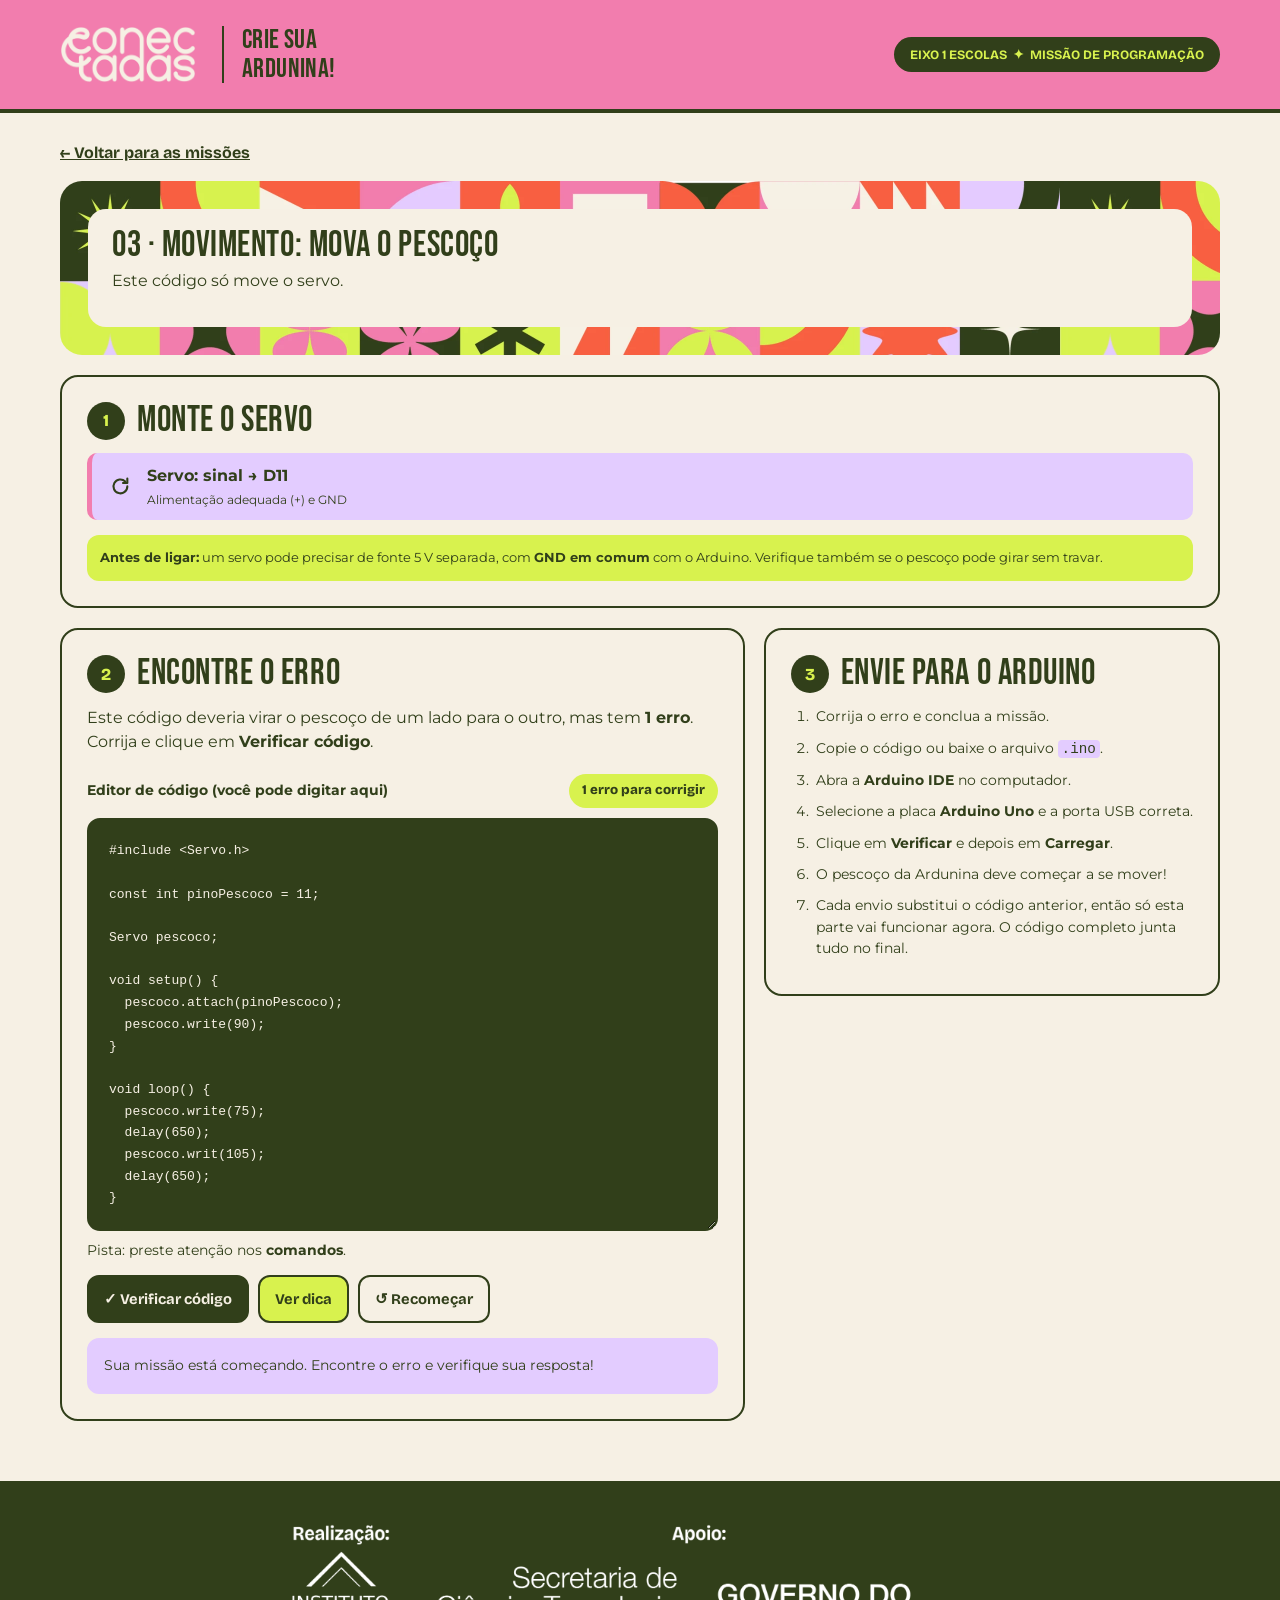
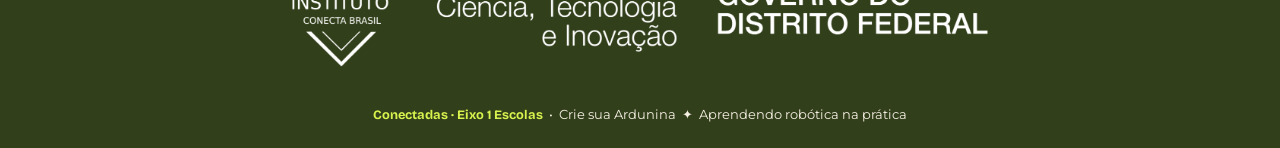
<file: movimento.html>
<!doctype html>
<html lang="pt-BR">
  <head>
    <meta charset="utf-8" />
    <meta name="viewport" content="width=device-width, initial-scale=1" />
    <meta name="theme-color" content="#f27dae" />
    <meta
      name="description"
      content="Código para mover o pescoço da Ardunina com servo motor e Arduino Uno."
    />
    <title>Movimento: mova o pescoço | Crie sua Ardunina · Conectadas</title>
    <link rel="icon" type="image/png" href="img/favicon.png" />
    <link rel="preconnect" href="https://fonts.googleapis.com" />
    <link rel="preconnect" href="https://fonts.gstatic.com" crossorigin />
    <link
      rel="stylesheet"
      href="https://fonts.googleapis.com/css2?family=Bebas+Neue&family=Bricolage+Grotesque:wght@400..800&family=Montserrat:ital,wght@0,400..800;1,400..800&display=swap"
    />
    <link rel="stylesheet" href="css/style.css" />
  </head>
  <body data-missao="movimento">
    <header>
      <div class="shell topbar">
        <div class="brand">
          <img src="img/logo-creme.webp" alt="Conectadas" /><span class="brand-label"
            >CRIE SUA<br />ARDUNINA!</span
          >
        </div>
        <div class="edition">
          EIXO 1 ESCOLAS &nbsp;✦&nbsp; MISSÃO DE PROGRAMAÇÃO
        </div>
      </div>
    </header>
    <main class="shell">
      <a class="back-link" href="index.html">← Voltar para as missões</a>
      <div class="banner-padrao">
        <div class="caixa-texto">
          <h2>03 · Movimento: mova o pescoço</h2>
          <p>Este código só move o servo.</p>
        </div>
      </div>
      <section class="card montagem">
            <div class="step">
              <span class="number">1</span>
              <h2>Monte o servo</h2>
            </div>
            <div class="wire-list">
              <div class="wire">
                <span class="wire-emoji"><svg class="icone" viewBox="0 0 24 24" aria-hidden="true"><path d="M20 12a8 8 0 1 1-2.4-5.7" /><path d="M20 3v5h-5" /></svg></span>
                <div>
                  <strong>Servo: sinal → D11</strong
                  ><small>Alimentação adequada (+) e GND</small>
                </div>
              </div>
            </div>
            <div class="info">
              <strong>Antes de ligar:</strong> um servo pode precisar de fonte
              5 V separada, com <strong>GND em comum</strong> com o Arduino.
              Verifique também se o pescoço pode girar sem travar.
            </div>
          </section>
      <div class="grid">
        <section class="card" aria-label="Editor da missão">
          <div class="step">
            <span class="number">2</span>
            <h2>Encontre o erro</h2>
          </div>
          <p class="muted">
            Este código deveria virar o pescoço de um lado para o outro, mas tem <strong>1 erro</strong>. Corrija e clique em <strong>Verificar código</strong>.
          </p>
          <div class="editor-toolbar">
            <label for="editor" style="font-size: 0.9rem"
              ><strong>Editor de código (você pode digitar aqui)</strong></label
            ><span class="pill" id="score" aria-live="polite"
              >1 erro para corrigir</span
            >
          </div>
          <textarea
            id="editor"
            class="code code-curto"
            rows="17"
            spellcheck="false"
            autocapitalize="off"
            autocomplete="off"
            autocorrect="off"
            aria-describedby="editorHelp"
          ></textarea>
          <div id="editorHelp" class="small muted" style="margin: 9px 0 0">
            Pista: preste atenção nos <strong>comandos</strong>.
          </div>
          <div class="actions">
            <button type="button" class="btn primary" id="verify">
              ✓ Verificar código
            </button>
            <button
              type="button"
              class="btn secondary"
              id="hints"
              aria-expanded="false"
              aria-controls="hintBox"
            >
              Ver dica
            </button>
            <button type="button" class="btn ghost" id="reset">
              ↺ Recomeçar
            </button>
          </div>
          <div id="hintBox" class="hint" hidden>
            <strong>Dica:</strong> A função que define o ângulo do servo deve ser escrita <code>write</code>.
          </div>
          <div id="feedback" role="status" aria-live="polite">
            Sua missão está começando. Encontre o erro e verifique sua resposta!
          </div>
          <div id="finish" class="finish" aria-live="polite">
            <h3>Missão concluída! O pescoço já se move!</h3>
            <p>Agora copie ou baixe o código para testar na Arduino IDE.</p>
            <div class="actions">
              <button type="button" id="copy" class="btn primary">
                Copiar código
              </button>
              <button type="button" id="download" class="btn secondary">
                ↓ Baixar código .ino
              </button>
            </div>
            <p id="copyStatus" role="status" style="margin: 11px 0"></p>
            <p>
              <a class="back-link" href="index.html">Ver o código completo da Ardunina →</a><br />
              <a class="back-link" href="como-funciona.html"
                >Entenda como este código funciona →</a
              >
            </p>
          </div>
        </section>
        <aside class="stack">
          <section class="card">
            <div class="step">
              <span class="number">3</span>
              <h2>Envie para o Arduino</h2>
            </div>
            <ol class="howto">
              <li>Corrija o erro e conclua a missão.</li>
              <li>Copie o código ou baixe o arquivo <code>.ino</code>.</li>
              <li>Abra a <strong>Arduino IDE</strong> no computador.</li>
              <li>
                Selecione a placa <strong>Arduino Uno</strong> e a porta USB
                correta.
              </li>
              <li>
                Clique em <strong>Verificar</strong> e depois em
                <strong>Carregar</strong>.
              </li>
              <li>O pescoço da Ardunina deve começar a se mover!</li>
              <li>
                Cada envio substitui o código anterior, então só esta parte vai
                funcionar agora. O código completo junta tudo no final.
              </li>
            </ol>
          </section>
        </aside>
      </div>
    </main>
    <footer>
      <img
        class="regua"
        src="img/regua-logos-branca.webp"
        alt="Realização: Instituto Conecta Brasil. Apoio: Secretaria de Ciência, Tecnologia e Inovação e Governo do Distrito Federal."
      />
      <span class="foot-accent">Conectadas · Eixo 1 Escolas</span> &nbsp;•&nbsp;
      Crie sua Ardunina &nbsp;✦&nbsp; Aprendendo robótica na prática
    </footer>
    <script src="js/missoes.js"></script>
    <script src="js/missao.js"></script>
  </body>
</html>
</file>
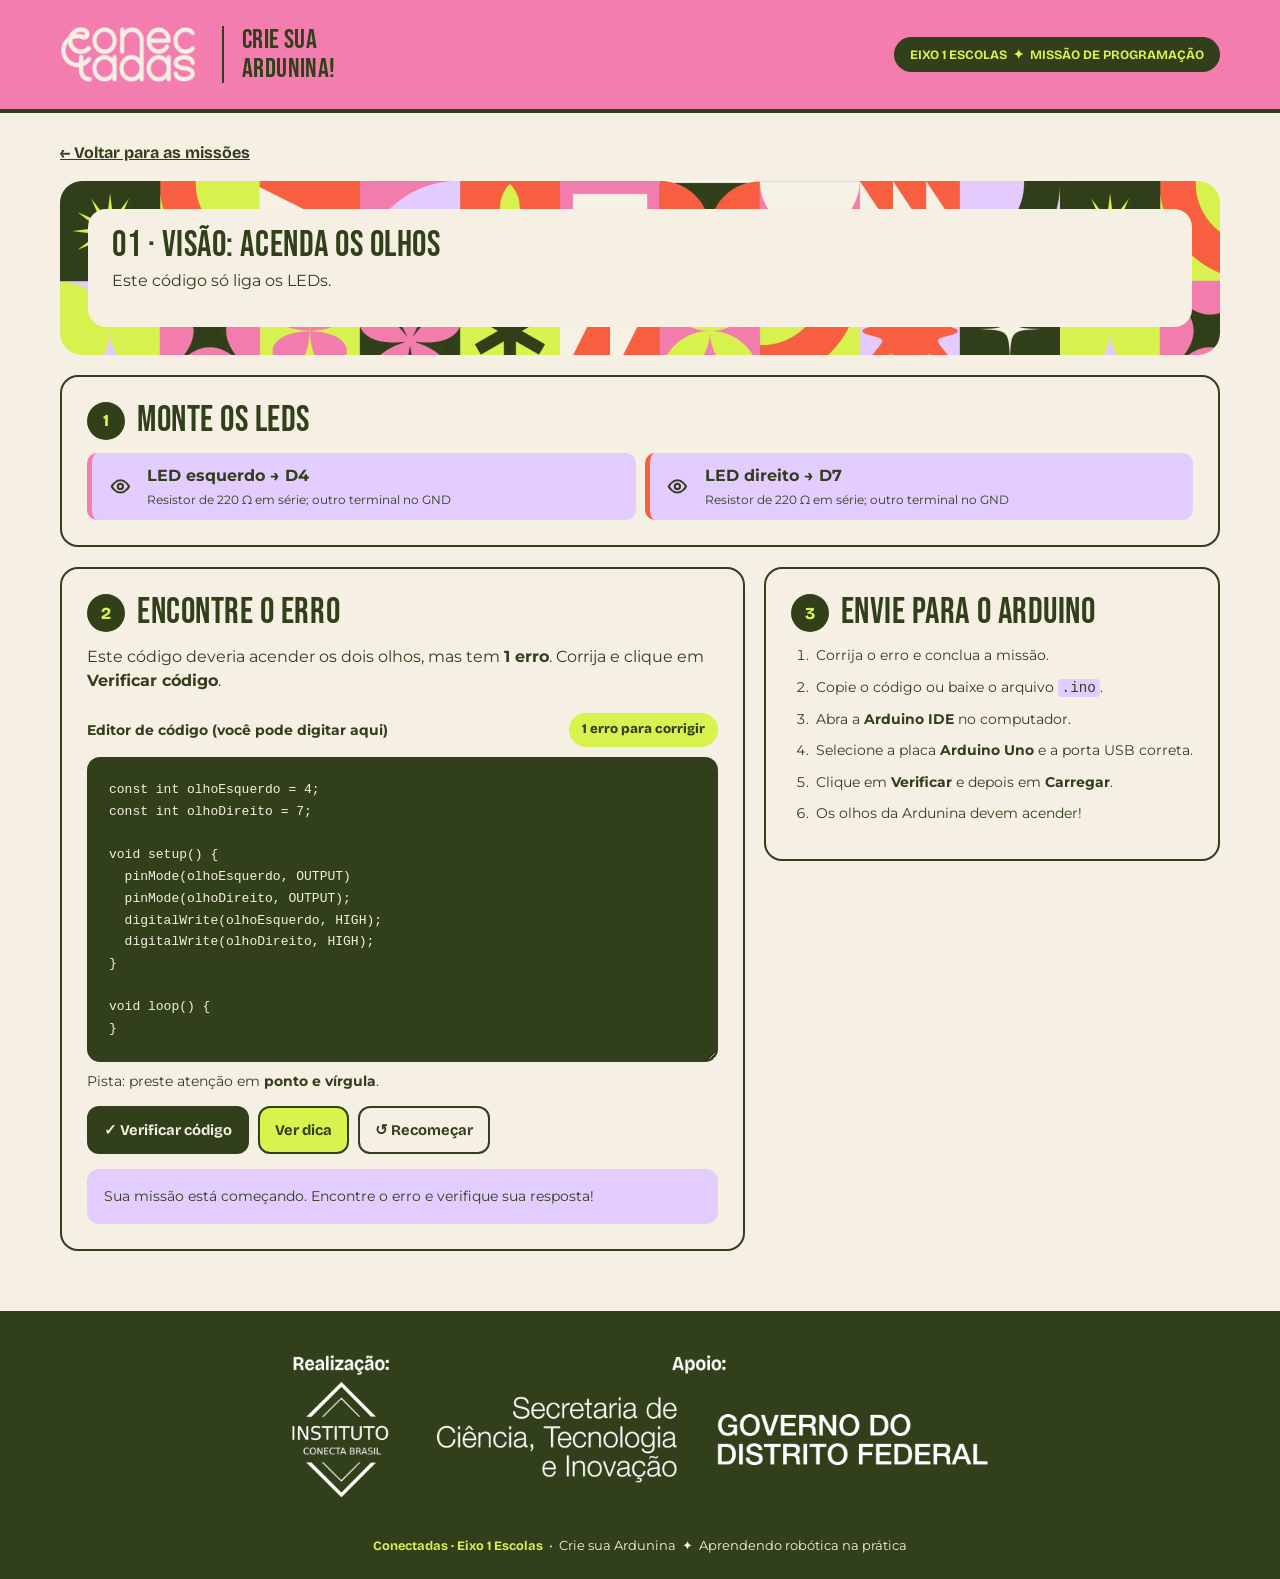
<file: visao.html>
<!doctype html>
<html lang="pt-BR">
  <head>
    <meta charset="utf-8" />
    <meta name="viewport" content="width=device-width, initial-scale=1" />
    <meta name="theme-color" content="#f27dae" />
    <meta
      name="description"
      content="Código para acender os olhos de LED da Ardunina com Arduino Uno."
    />
    <title>Visão: acenda os olhos | Crie sua Ardunina · Conectadas</title>
    <link rel="icon" type="image/png" href="img/favicon.png" />
    <link rel="preconnect" href="https://fonts.googleapis.com" />
    <link rel="preconnect" href="https://fonts.gstatic.com" crossorigin />
    <link
      rel="stylesheet"
      href="https://fonts.googleapis.com/css2?family=Bebas+Neue&family=Bricolage+Grotesque:wght@400..800&family=Montserrat:ital,wght@0,400..800;1,400..800&display=swap"
    />
    <link rel="stylesheet" href="css/style.css" />
  </head>
  <body data-missao="visao">
    <header>
      <div class="shell topbar">
        <div class="brand">
          <img src="img/logo-creme.webp" alt="Conectadas" /><span class="brand-label"
            >CRIE SUA<br />ARDUNINA!</span
          >
        </div>
        <div class="edition">
          EIXO 1 ESCOLAS &nbsp;✦&nbsp; MISSÃO DE PROGRAMAÇÃO
        </div>
      </div>
    </header>
    <main class="shell">
      <a class="back-link" href="index.html">← Voltar para as missões</a>
      <div class="banner-padrao">
        <div class="caixa-texto">
          <h2>01 · Visão: acenda os olhos</h2>
          <p>Este código só liga os LEDs.</p>
        </div>
      </div>
      <section class="card montagem">
            <div class="step">
              <span class="number">1</span>
              <h2>Monte os LEDs</h2>
            </div>
            <div class="wire-list">
              <div class="wire">
                <span class="wire-emoji"><svg class="icone" viewBox="0 0 24 24" aria-hidden="true"><path d="M2 12s4-7 10-7 10 7 10 7-4 7-10 7-10-7-10-7z" /><circle cx="12" cy="12" r="3" /></svg></span>
                <div>
                  <strong>LED esquerdo → D4</strong
                  ><small
                    >Resistor de 220 Ω em série; outro terminal no GND</small
                  >
                </div>
              </div>
              <div class="wire">
                <span class="wire-emoji"><svg class="icone" viewBox="0 0 24 24" aria-hidden="true"><path d="M2 12s4-7 10-7 10 7 10 7-4 7-10 7-10-7-10-7z" /><circle cx="12" cy="12" r="3" /></svg></span>
                <div>
                  <strong>LED direito → D7</strong
                  ><small
                    >Resistor de 220 Ω em série; outro terminal no GND</small
                  >
                </div>
              </div>
            </div>
          </section>
      <div class="grid">
        <section class="card" aria-label="Editor da missão">
          <div class="step">
            <span class="number">2</span>
            <h2>Encontre o erro</h2>
          </div>
          <p class="muted">
            Este código deveria acender os dois olhos, mas tem <strong>1 erro</strong>. Corrija e clique em <strong>Verificar código</strong>.
          </p>
          <div class="editor-toolbar">
            <label for="editor" style="font-size: 0.9rem"
              ><strong>Editor de código (você pode digitar aqui)</strong></label
            ><span class="pill" id="score" aria-live="polite"
              >1 erro para corrigir</span
            >
          </div>
          <textarea
            id="editor"
            class="code code-curto"
            rows="12"
            spellcheck="false"
            autocapitalize="off"
            autocomplete="off"
            autocorrect="off"
            aria-describedby="editorHelp"
          ></textarea>
          <div id="editorHelp" class="small muted" style="margin: 9px 0 0">
            Pista: preste atenção em <strong>ponto e vírgula</strong>.
          </div>
          <div class="actions">
            <button type="button" class="btn primary" id="verify">
              ✓ Verificar código
            </button>
            <button
              type="button"
              class="btn secondary"
              id="hints"
              aria-expanded="false"
              aria-controls="hintBox"
            >
              Ver dica
            </button>
            <button type="button" class="btn ghost" id="reset">
              ↺ Recomeçar
            </button>
          </div>
          <div id="hintBox" class="hint" hidden>
            <strong>Dica:</strong> Uma instrução <code>pinMode</code> esqueceu um símbolo no final.
          </div>
          <div id="feedback" role="status" aria-live="polite">
            Sua missão está começando. Encontre o erro e verifique sua resposta!
          </div>
          <div id="finish" class="finish" aria-live="polite">
            <h3>Missão concluída! Os olhos estão prontos!</h3>
            <p>Agora copie ou baixe o código para testar na Arduino IDE.</p>
            <div class="actions">
              <button type="button" id="copy" class="btn primary">
                Copiar código
              </button>
              <button type="button" id="download" class="btn secondary">
                ↓ Baixar código .ino
              </button>
            </div>
            <p id="copyStatus" role="status" style="margin: 11px 0"></p>
            <p>
              <a class="back-link" href="voz.html">Próxima missão: Voz →</a><br />
              <a class="back-link" href="como-funciona.html"
                >Entenda como este código funciona →</a
              >
            </p>
          </div>
        </section>
        <aside class="stack">
          <section class="card">
            <div class="step">
              <span class="number">3</span>
              <h2>Envie para o Arduino</h2>
            </div>
            <ol class="howto">
              <li>Corrija o erro e conclua a missão.</li>
              <li>Copie o código ou baixe o arquivo <code>.ino</code>.</li>
              <li>Abra a <strong>Arduino IDE</strong> no computador.</li>
              <li>
                Selecione a placa <strong>Arduino Uno</strong> e a porta USB
                correta.
              </li>
              <li>
                Clique em <strong>Verificar</strong> e depois em
                <strong>Carregar</strong>.
              </li>
              <li>Os olhos da Ardunina devem acender!</li>
            </ol>
          </section>
        </aside>
      </div>
    </main>
    <footer>
      <img
        class="regua"
        src="img/regua-logos-branca.webp"
        alt="Realização: Instituto Conecta Brasil. Apoio: Secretaria de Ciência, Tecnologia e Inovação e Governo do Distrito Federal."
      />
      <span class="foot-accent">Conectadas · Eixo 1 Escolas</span> &nbsp;•&nbsp;
      Crie sua Ardunina &nbsp;✦&nbsp; Aprendendo robótica na prática
    </footer>
    <script src="js/missoes.js"></script>
    <script src="js/missao.js"></script>
  </body>
</html>
</file>
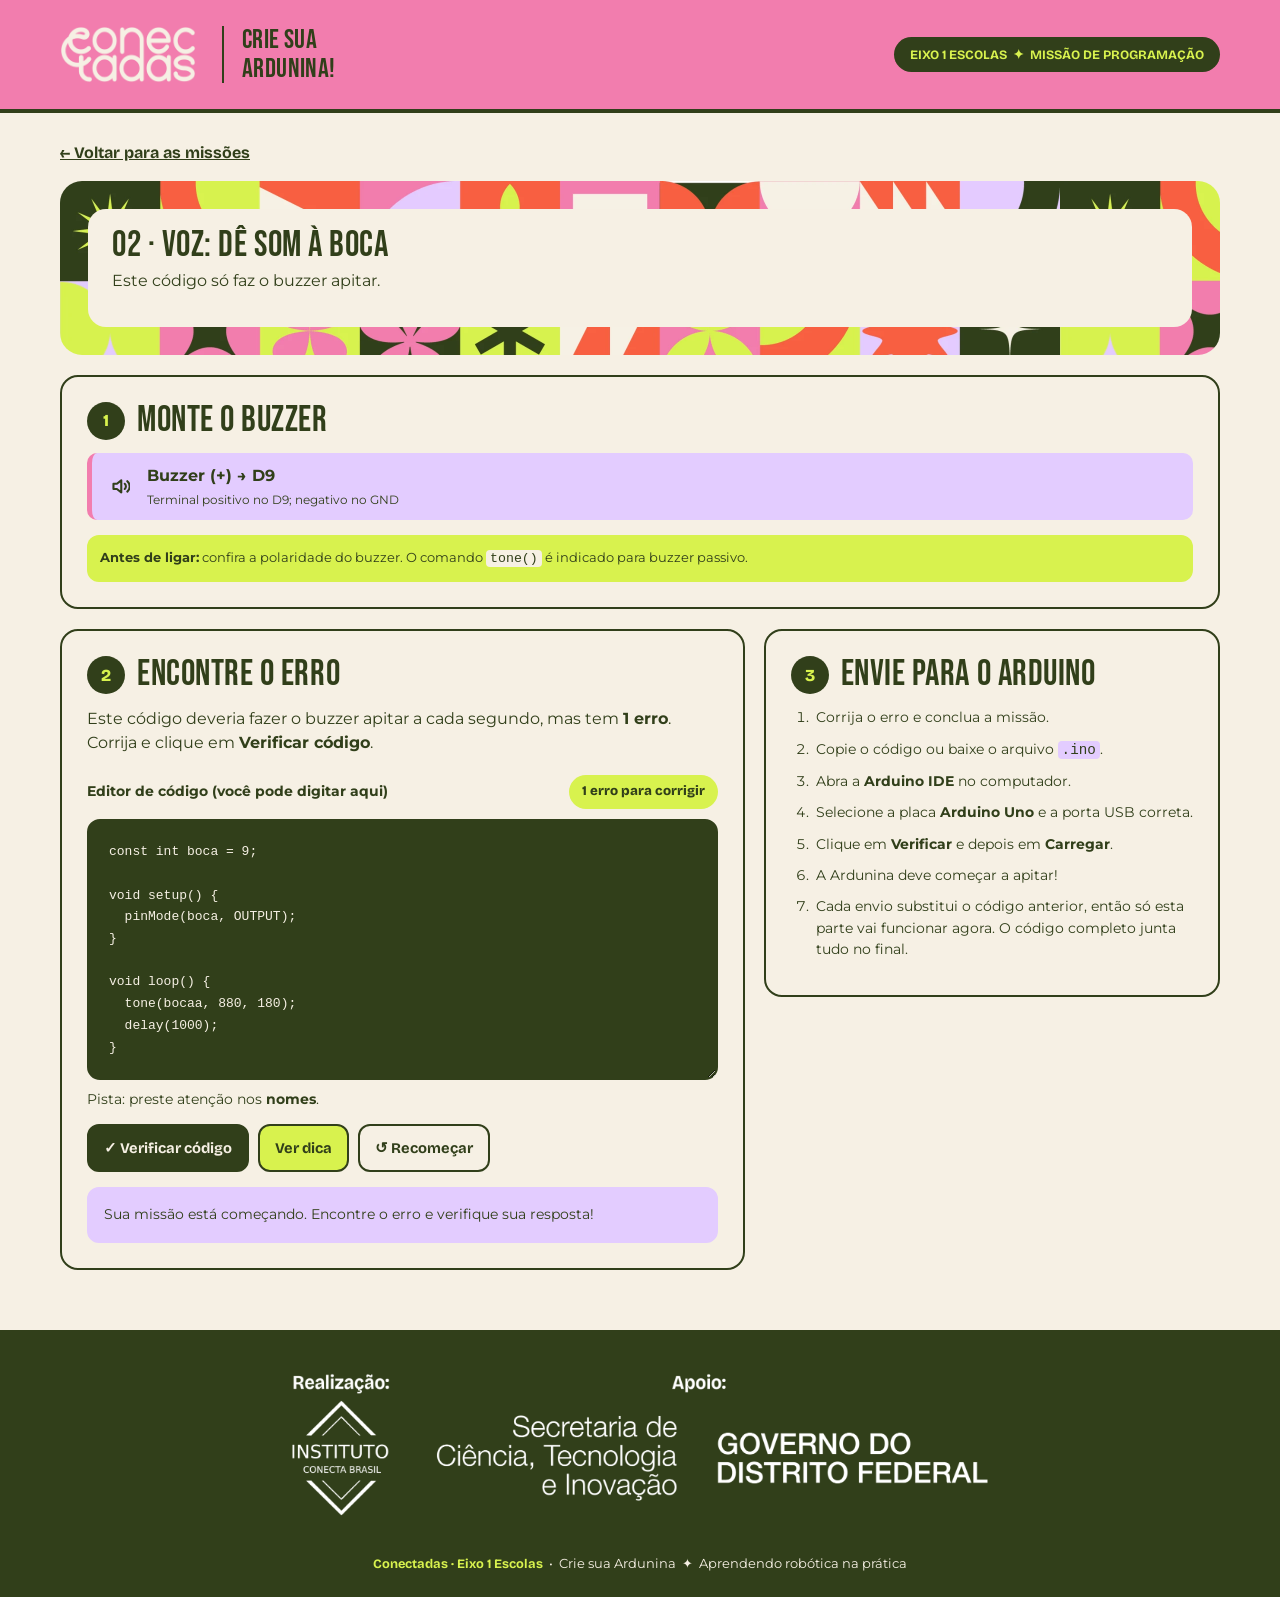
<file: voz.html>
<!doctype html>
<html lang="pt-BR">
  <head>
    <meta charset="utf-8" />
    <meta name="viewport" content="width=device-width, initial-scale=1" />
    <meta name="theme-color" content="#f27dae" />
    <meta
      name="description"
      content="Código para dar voz à Ardunina com buzzer e Arduino Uno."
    />
    <title>Voz: dê som à boca | Crie sua Ardunina · Conectadas</title>
    <link rel="icon" type="image/png" href="img/favicon.png" />
    <link rel="preconnect" href="https://fonts.googleapis.com" />
    <link rel="preconnect" href="https://fonts.gstatic.com" crossorigin />
    <link
      rel="stylesheet"
      href="https://fonts.googleapis.com/css2?family=Bebas+Neue&family=Bricolage+Grotesque:wght@400..800&family=Montserrat:ital,wght@0,400..800;1,400..800&display=swap"
    />
    <link rel="stylesheet" href="css/style.css" />
  </head>
  <body data-missao="voz">
    <header>
      <div class="shell topbar">
        <div class="brand">
          <img src="img/logo-creme.webp" alt="Conectadas" /><span class="brand-label"
            >CRIE SUA<br />ARDUNINA!</span
          >
        </div>
        <div class="edition">
          EIXO 1 ESCOLAS &nbsp;✦&nbsp; MISSÃO DE PROGRAMAÇÃO
        </div>
      </div>
    </header>
    <main class="shell">
      <a class="back-link" href="index.html">← Voltar para as missões</a>
      <div class="banner-padrao">
        <div class="caixa-texto">
          <h2>02 · Voz: dê som à boca</h2>
          <p>Este código só faz o buzzer apitar.</p>
        </div>
      </div>
      <section class="card montagem">
            <div class="step">
              <span class="number">1</span>
              <h2>Monte o buzzer</h2>
            </div>
            <div class="wire-list">
              <div class="wire">
                <span class="wire-emoji"><svg class="icone" viewBox="0 0 24 24" aria-hidden="true"><path d="M4 9v6h4l5 4V5L8 9H4z" /><path d="M17 9a4 4 0 0 1 0 6" /><path d="M20 6a8 8 0 0 1 0 12" /></svg></span>
                <div>
                  <strong>Buzzer (+) → D9</strong
                  ><small>Terminal positivo no D9; negativo no GND</small>
                </div>
              </div>
            </div>
            <div class="info">
              <strong>Antes de ligar:</strong> confira a polaridade do buzzer. O
              comando <code>tone()</code> é indicado para buzzer passivo.
            </div>
          </section>
      <div class="grid">
        <section class="card" aria-label="Editor da missão">
          <div class="step">
            <span class="number">2</span>
            <h2>Encontre o erro</h2>
          </div>
          <p class="muted">
            Este código deveria fazer o buzzer apitar a cada segundo, mas tem <strong>1 erro</strong>. Corrija e clique em <strong>Verificar código</strong>.
          </p>
          <div class="editor-toolbar">
            <label for="editor" style="font-size: 0.9rem"
              ><strong>Editor de código (você pode digitar aqui)</strong></label
            ><span class="pill" id="score" aria-live="polite"
              >1 erro para corrigir</span
            >
          </div>
          <textarea
            id="editor"
            class="code code-curto"
            rows="10"
            spellcheck="false"
            autocapitalize="off"
            autocomplete="off"
            autocorrect="off"
            aria-describedby="editorHelp"
          ></textarea>
          <div id="editorHelp" class="small muted" style="margin: 9px 0 0">
            Pista: preste atenção nos <strong>nomes</strong>.
          </div>
          <div class="actions">
            <button type="button" class="btn primary" id="verify">
              ✓ Verificar código
            </button>
            <button
              type="button"
              class="btn secondary"
              id="hints"
              aria-expanded="false"
              aria-controls="hintBox"
            >
              Ver dica
            </button>
            <button type="button" class="btn ghost" id="reset">
              ↺ Recomeçar
            </button>
          </div>
          <div id="hintBox" class="hint" hidden>
            <strong>Dica:</strong> Procure a diferença entre <code>boca</code> e o nome usado no comando do som.
          </div>
          <div id="feedback" role="status" aria-live="polite">
            Sua missão está começando. Encontre o erro e verifique sua resposta!
          </div>
          <div id="finish" class="finish" aria-live="polite">
            <h3>Missão concluída! A Ardunina ganhou voz!</h3>
            <p>Agora copie ou baixe o código para testar na Arduino IDE.</p>
            <div class="actions">
              <button type="button" id="copy" class="btn primary">
                Copiar código
              </button>
              <button type="button" id="download" class="btn secondary">
                ↓ Baixar código .ino
              </button>
            </div>
            <p id="copyStatus" role="status" style="margin: 11px 0"></p>
            <p>
              <a class="back-link" href="movimento.html">Próxima missão: Movimento →</a><br />
              <a class="back-link" href="como-funciona.html"
                >Entenda como este código funciona →</a
              >
            </p>
          </div>
        </section>
        <aside class="stack">
          <section class="card">
            <div class="step">
              <span class="number">3</span>
              <h2>Envie para o Arduino</h2>
            </div>
            <ol class="howto">
              <li>Corrija o erro e conclua a missão.</li>
              <li>Copie o código ou baixe o arquivo <code>.ino</code>.</li>
              <li>Abra a <strong>Arduino IDE</strong> no computador.</li>
              <li>
                Selecione a placa <strong>Arduino Uno</strong> e a porta USB
                correta.
              </li>
              <li>
                Clique em <strong>Verificar</strong> e depois em
                <strong>Carregar</strong>.
              </li>
              <li>A Ardunina deve começar a apitar!</li>
              <li>
                Cada envio substitui o código anterior, então só esta parte vai
                funcionar agora. O código completo junta tudo no final.
              </li>
            </ol>
          </section>
        </aside>
      </div>
    </main>
    <footer>
      <img
        class="regua"
        src="img/regua-logos-branca.webp"
        alt="Realização: Instituto Conecta Brasil. Apoio: Secretaria de Ciência, Tecnologia e Inovação e Governo do Distrito Federal."
      />
      <span class="foot-accent">Conectadas · Eixo 1 Escolas</span> &nbsp;•&nbsp;
      Crie sua Ardunina &nbsp;✦&nbsp; Aprendendo robótica na prática
    </footer>
    <script src="js/missoes.js"></script>
    <script src="js/missao.js"></script>
  </body>
</html>
</file>
<file: css/style.css>
/* Identidade visual Conectadas: somente as 6 cores do manual, sem variações de
   tom ou opacidade. Títulos em Bebas Neue, subtítulos e destaques em Bricolage
   Grotesque, textos em Montserrat. O código segue em fonte monoespaçada. */
:root {
  --lavender: #e3ccff;
  --lime: #d8f24e;
  --pink: #f27dae;
  --coral: #f75f41;
  --cream: #f6f0e4;
  --olive: #313f1a;
  --font-titulo: "Bebas Neue", Impact, "Arial Narrow", sans-serif;
  --font-destaque: "Bricolage Grotesque", "Trebuchet MS", Arial, sans-serif;
  --font-texto: Montserrat, "Trebuchet MS", Arial, sans-serif;
}
* {
  box-sizing: border-box;
}
html {
  scroll-behavior: smooth;
}
body {
  margin: 0;
  background: var(--cream);
  color: var(--olive);
  font-family: var(--font-texto);
  line-height: 1.5;
}
a {
  color: var(--olive);
}
button,
textarea {
  font: inherit;
}
button {
  cursor: pointer;
}
button:focus-visible,
textarea:focus-visible,
a:focus-visible,
pre:focus-visible {
  outline: 3px solid var(--coral);
  outline-offset: 3px;
}
.shell {
  width: min(1160px, calc(100% - 34px));
  margin-inline: auto;
}
h1,
h2,
.path-title,
.brand-label {
  font-family: var(--font-titulo);
  font-weight: 400;
  letter-spacing: 0.015em;
  text-transform: uppercase;
}
h3 {
  font-family: var(--font-destaque);
  font-size: 1.25rem;
  font-weight: 800;
  line-height: 1.2;
  margin: 0 0 9px;
}
h2 {
  font-size: 2.25rem;
  line-height: 1.05;
  margin: 0;
}
.icone {
  width: 1em;
  height: 1em;
  display: block;
  fill: none;
  stroke: currentColor;
  stroke-width: 2.4;
  stroke-linecap: round;
  stroke-linejoin: round;
}

/* Cabeçalho: logo com no mínimo 120 px e área de segurança igual à altura do "s" */
header {
  background: var(--pink);
  border-bottom: 4px solid var(--olive);
}
.topbar {
  display: flex;
  align-items: center;
  justify-content: space-between;
  gap: 26px;
  padding-block: 26px;
}
.brand {
  display: flex;
  align-items: center;
  gap: 26px;
}
.brand img {
  width: 136px;
  height: auto;
  display: block;
}
.brand-label {
  font-size: 1.7rem;
  line-height: 1.05;
  border-left: 2px solid var(--olive);
  padding-left: 18px;
}
.edition {
  background: var(--olive);
  color: var(--lime);
  border-radius: 99px;
  padding: 8px 16px;
  font-family: var(--font-destaque);
  font-size: 0.8rem;
  font-weight: 700;
  white-space: nowrap;
}
main {
  padding: 28px 0 60px;
}

/* O pattern só aparece como fundo de caixas de texto e ilustrações */
.hero,
.banner-padrao {
  background: var(--olive) url("../img/pattern.webp") 0 0 / 1000px 200px;
  border-radius: 22px;
}
.hero {
  display: grid;
  grid-template-columns: minmax(0, 1fr) 300px;
  gap: 16px;
  padding: 34px;
}
.hero-copy {
  background: var(--cream);
  border-radius: 22px;
  padding: 30px 32px;
  align-self: stretch;
}
.hero-eyebrow {
  font-family: var(--font-destaque);
  font-size: 1rem;
  font-weight: 700;
}
h1 {
  font-size: clamp(3rem, 5.4vw, 5rem);
  line-height: 1.04;
  margin: 8px 0 14px;
  text-wrap: balance;
}
h1 span {
  background: var(--lime);
  border-radius: 12px;
  padding: 0 0.14em;
}
.hero p {
  max-width: 560px;
  font-size: 1rem;
  line-height: 1.65;
  margin: 0;
}
.robot-panel {
  background: var(--lavender);
  border-radius: 22px;
  position: relative;
  display: grid;
  place-items: center;
  padding: 12px;
  overflow: hidden;
}
.robot {
  width: min(100%, 270px);
}
.robot-picture {
  width: 100%;
  height: auto;
  display: block;
}
.robot.awake .robot-picture {
  animation: bounce 1.2s ease-in-out infinite;
}
.demo-label {
  position: absolute;
  bottom: 12px;
  right: 12px;
  background: var(--lime);
  color: var(--olive);
  border-radius: 99px;
  padding: 4px 10px;
  font-family: var(--font-destaque);
  font-size: 0.65rem;
  font-weight: 700;
}
@keyframes bounce {
  0%,
  100% {
    transform: rotate(-3deg) translateY(0);
  }
  50% {
    transform: rotate(3deg) translateY(-8px);
  }
}
.path-intro {
  display: flex;
  align-items: baseline;
  justify-content: space-between;
  flex-wrap: wrap;
  gap: 8px;
  margin: 28px 0 13px;
}
.path-intro p {
  margin: 0;
  font-size: 0.9rem;
}
.banner-padrao {
  padding: 28px;
  margin: 16px 0 20px;
}
.banner-padrao .caixa-texto {
  background: var(--cream);
  border-radius: 18px;
  padding: 18px 24px;
  flex: 1;
}
.banner-padrao p {
  margin-top: 4px;
}
.mission-path {
  display: grid;
  grid-template-columns: repeat(3, 1fr);
  gap: 14px;
}
.path-card {
  min-height: 116px;
  border-radius: 16px;
  padding: 15px 18px;
  display: flex;
  align-items: center;
  gap: 12px;
}
.path-card:nth-child(1) {
  background: var(--lime);
}
.path-card:nth-child(2) {
  background: var(--lavender);
}
.path-card:nth-child(3) {
  background: var(--pink);
}
a.path-card {
  color: inherit;
  text-decoration: none;
  transition: transform 0.15s;
}
a.path-card:hover {
  transform: translateY(-2px);
}
.path-icon {
  background: var(--olive);
  color: var(--cream);
  width: 50px;
  height: 50px;
  display: grid;
  place-items: center;
  flex: none;
  border-radius: 13px;
  font-size: 1.5rem;
}
.path-title {
  font-size: 1.8rem;
  line-height: 1.05;
}
.path-title.codigo {
  font-family: Consolas, "Courier New", monospace;
  font-size: 1.4rem;
  font-weight: 700;
  letter-spacing: 0;
  text-transform: none;
}
.path-text {
  font-size: 0.82rem;
  margin-top: 5px;
}
.grid {
  display: grid;
  grid-template-columns: minmax(0, 1.5fr) minmax(292px, 1fr);
  gap: 19px;
  margin-top: 20px;
  align-items: start;
}
.stack {
  display: grid;
  gap: 19px;
}
.card {
  background: var(--cream);
  border: 2px solid var(--olive);
  border-radius: 18px;
  padding: 25px;
}
.step {
  display: flex;
  align-items: center;
  gap: 12px;
  margin-bottom: 13px;
}
.number {
  width: 38px;
  height: 38px;
  flex: none;
  display: grid;
  place-items: center;
  border-radius: 50%;
  background: var(--olive);
  color: var(--lime);
  font-family: var(--font-destaque);
  font-size: 1.05rem;
  font-weight: 800;
}
.muted {
  margin: 0 0 15px;
}
.small {
  font-size: 0.88rem;
}
.editor-toolbar {
  display: flex;
  justify-content: space-between;
  align-items: center;
  gap: 10px;
  flex-wrap: wrap;
  margin: 20px 0 10px;
}
.pill {
  background: var(--lime);
  color: var(--olive);
  font-family: var(--font-destaque);
  font-size: 0.83rem;
  font-weight: 800;
  border-radius: 99px;
  padding: 7px 13px;
}
.code {
  display: block;
  width: 100%;
  resize: vertical;
  border-radius: 13px;
  border: 2px solid var(--olive);
  background: var(--olive);
  color: var(--cream);
  padding: 20px;
  margin: 0;
  font-family: Consolas, "Courier New", monospace;
  font-size: 13px;
  line-height: 1.67;
  tab-size: 2;
  white-space: pre;
  overflow: auto;
}
.actions {
  display: flex;
  gap: 9px;
  flex-wrap: wrap;
  margin-top: 14px;
}
.btn {
  padding: 11px 15px;
  border-radius: 12px;
  border: 2px solid var(--olive);
  font-family: var(--font-destaque);
  font-size: 0.92rem;
  font-weight: 700;
  transition:
    transform 0.15s,
    background-color 0.15s;
}
.btn:hover {
  transform: translateY(-2px);
}
.primary {
  background: var(--olive);
  color: var(--cream);
}
.primary:hover {
  background: var(--pink);
  color: var(--olive);
}
.secondary {
  background: var(--lime);
  color: var(--olive);
}
.secondary:hover {
  background: var(--pink);
}
.ghost {
  background: var(--cream);
  color: var(--olive);
}
.ghost:hover {
  background: var(--lavender);
}
.wire-list {
  display: grid;
  gap: 9px;
}
.wire {
  display: flex;
  align-items: center;
  gap: 11px;
  background: var(--lavender);
  border-left: 5px solid var(--pink);
  border-radius: 10px;
  padding: 11px 12px;
}
.wire:nth-child(even) {
  border-left-color: var(--coral);
}
.wire-emoji {
  width: 32px;
  flex: none;
  display: grid;
  place-items: center;
  font-family: var(--font-destaque);
  font-size: 1.3rem;
  font-weight: 800;
}
.wire small {
  display: block;
  font-size: 0.77rem;
  margin-top: 3px;
}
.info {
  margin-top: 15px;
  background: var(--lime);
  border-radius: 12px;
  padding: 13px;
  font-size: 0.83rem;
}
#feedback {
  margin-top: 15px;
  background: var(--lavender);
  border: 3px solid var(--lavender);
  border-radius: 12px;
  padding: 14px;
  font-size: 0.89rem;
}
#feedback.success {
  background: var(--lime);
  border-color: var(--lime);
}
#feedback.warning {
  background: var(--cream);
  border-color: var(--coral);
}
.checklist {
  display: grid;
  gap: 9px;
  margin-top: 15px;
}
.check {
  display: flex;
  gap: 10px;
  align-items: center;
  font-size: 0.88rem;
}
.check.good {
  font-weight: 700;
}
.check-icon {
  width: 24px;
  height: 24px;
  display: grid;
  place-items: center;
  background: var(--lavender);
  font-weight: 800;
  font-size: 0.8rem;
  border-radius: 99px;
  flex: none;
}
.good .check-icon {
  background: var(--lime);
}
.hint {
  margin-top: 15px;
  background: var(--cream);
  border: 2px dashed var(--coral);
  border-radius: 12px;
  padding: 14px;
  font-size: 0.89rem;
}
.finish {
  display: none;
  margin-top: 18px;
  padding: 17px;
  border: 4px solid var(--lime);
  background: var(--cream);
  border-radius: 13px;
}
.finish.active {
  display: block;
}
.finish p {
  margin: 0 0 10px;
  font-size: 0.89rem;
}
.howto {
  padding-left: 22px;
  margin: 9px 0 0;
  font-size: 0.89rem;
}
.howto li {
  margin: 10px 0;
  padding-left: 3px;
}
.side-callout {
  background: var(--lavender);
  border-radius: 13px;
  padding: 16px;
}
.side-callout p {
  font-size: 0.85rem;
  margin: 6px 0 0;
}
code {
  background: var(--lavender);
  padding: 1px 4px;
  border-radius: 4px;
  font-family: Consolas, "Courier New", monospace;
}
.wire code,
.linha code,
.info code,
.side-callout code {
  background: var(--cream);
}
footer {
  background: var(--olive);
  color: var(--cream);
  text-align: center;
  padding: 24px 15px;
  font-size: 0.8rem;
}
.foot-accent {
  color: var(--lime);
  font-family: var(--font-destaque);
  font-weight: 700;
}
.back-link {
  font-family: var(--font-destaque);
  font-weight: 700;
}
.linhas {
  display: grid;
  gap: 9px;
}
.linha {
  display: grid;
  grid-template-columns: minmax(0, 1fr) minmax(0, 1.3fr);
  gap: 14px;
  align-items: center;
  background: var(--lavender);
  border-radius: 10px;
  padding: 11px 12px;
}
.linha > code {
  overflow-wrap: anywhere;
}
.linha p {
  margin: 0;
  font-size: 0.89rem;
}
@media (max-width: 990px) {
  .hero {
    grid-template-columns: minmax(0, 1fr) 240px;
    padding: 24px;
  }
  .hero-copy {
    padding: 24px;
  }
  .grid {
    grid-template-columns: minmax(0, 1.25fr) minmax(260px, 1fr);
  }
}
@media (max-width: 780px) {
  .hero {
    grid-template-columns: 1fr;
  }
  .robot {
    width: 210px;
  }
  .grid {
    grid-template-columns: 1fr;
  }
  .mission-path {
    gap: 9px;
  }
  .path-card {
    padding: 11px;
    gap: 8px;
    min-height: 98px;
  }
  .path-icon {
    width: 39px;
    height: 39px;
    font-size: 1.15rem;
  }
  .path-title {
    font-size: 1.4rem;
  }
  .path-text {
    font-size: 0.75rem;
  }
  .linha {
    grid-template-columns: 1fr;
    gap: 6px;
  }
}
@media (max-width: 540px) {
  .shell {
    width: min(100% - 24px, 1160px);
  }
  .topbar {
    padding-block: 23px;
  }
  .brand {
    gap: 23px;
  }
  .brand img {
    width: 120px;
  }
  .brand-label {
    font-size: 1.4rem;
    padding-left: 12px;
  }
  .edition {
    display: none;
  }
  main {
    padding-top: 13px;
  }
  .hero,
  .banner-padrao {
    padding: 16px;
    border-radius: 16px;
  }
  .hero-copy {
    padding: 18px;
    border-radius: 14px;
  }
  .hero p {
    font-size: 0.88rem;
    line-height: 1.6;
  }
  .robot-panel {
    border-radius: 14px;
  }
  .robot {
    width: 180px;
  }
  .demo-label {
    font-size: 0.55rem;
    bottom: 8px;
    right: 9px;
  }
  .path-intro {
    margin-top: 18px;
  }
  .banner-padrao .caixa-texto {
    padding: 14px 16px;
  }
  .mission-path {
    grid-template-columns: 1fr;
    gap: 7px;
  }
  .path-card {
    min-height: 66px;
    padding: 10px 14px;
  }
  .grid {
    margin-top: 15px;
    gap: 15px;
  }
  .card {
    padding: 16px;
    border-radius: 14px;
  }
  h2 {
    font-size: 1.9rem;
  }
  .code {
    font-size: 12px;
    padding: 13px;
  }
  .btn {
    flex: 1 1 auto;
  }
}
@media (prefers-reduced-motion: reduce) {
  html {
    scroll-behavior: auto;
  }
  .robot.awake .robot-picture {
    animation: none;
  }
}

/* Régua de realização e apoio, dentro do rodapé */
.regua {
  display: block;
  width: min(100%, 760px);
  height: auto;
  margin: 0 auto 20px;
}

/* Página Ardunina em ação */
.extras {
  display: grid;
  grid-template-columns: repeat(2, minmax(0, 1fr));
  gap: 19px;
  align-items: start;
}
.pecas {
  font-family: var(--font-destaque);
  font-weight: 700;
  margin: 8px 0;
}
.extras .card .code {
  max-height: 420px;
}
.chamada {
  display: flex;
  align-items: center;
  justify-content: space-between;
  flex-wrap: wrap;
  gap: 14px;
}
a.btn {
  display: inline-block;
  text-decoration: none;
}
@media (max-width: 780px) {
  .extras {
    grid-template-columns: 1fr;
  }
}

/* Primeiro passo das missões: montar as peças */
.montagem .wire-list {
  grid-template-columns: repeat(auto-fit, minmax(260px, 1fr));
}

/* Resumo "Em 1 minuto" da página Como o código funciona */
.resumo h2 {
  margin-bottom: 10px;
}
.resumo h3 {
  margin: 22px 0 10px;
}
.resposta {
  margin-top: 14px;
  background: var(--lime);
  border-radius: 12px;
  padding: 12px 16px;
}
.resposta summary {
  cursor: pointer;
  font-family: var(--font-destaque);
  font-weight: 800;
}
.resposta p {
  margin: 10px 0 0;
}
.resposta code {
  background: var(--cream);
}

/* O show da Ardunina ocupa a largura toda, como encerramento da página */
.card-show {
  grid-column: 1 / -1;
}

/* Página Novos sentidos: componentes novos da Ardunina */
.etiqueta-componente {
  display: inline-block;
  margin: 0;
  background: var(--pink);
  color: var(--olive);
  border-radius: 999px;
  padding: 3px 12px;
  font-family: var(--font-destaque);
  font-weight: 800;
  font-size: 0.8rem;
}
.ligacoes-titulo {
  font-family: var(--font-destaque);
  font-size: 1rem;
  margin: 14px 0 6px;
}
.ligacoes {
  list-style: none;
  margin: 0 0 14px;
  padding: 12px 16px;
  background: var(--lime);
  border-radius: 12px;
}
.ligacoes li {
  margin: 4px 0;
}
.aviso-componentes {
  background: var(--lavender);
  border-radius: 13px;
  padding: 12px 16px;
}
.foto-componente {
  margin: 14px 0;
  background: var(--lavender);
  border-radius: 13px;
  padding: 14px;
  text-align: center;
}
.foto-componente img {
  display: block;
  width: auto;
  max-width: 100%;
  height: auto;
  max-height: 290px;
  margin: 0 auto;
}
.foto-componente figcaption {
  font-size: 0.8rem;
  margin-top: 8px;
}
</file>
